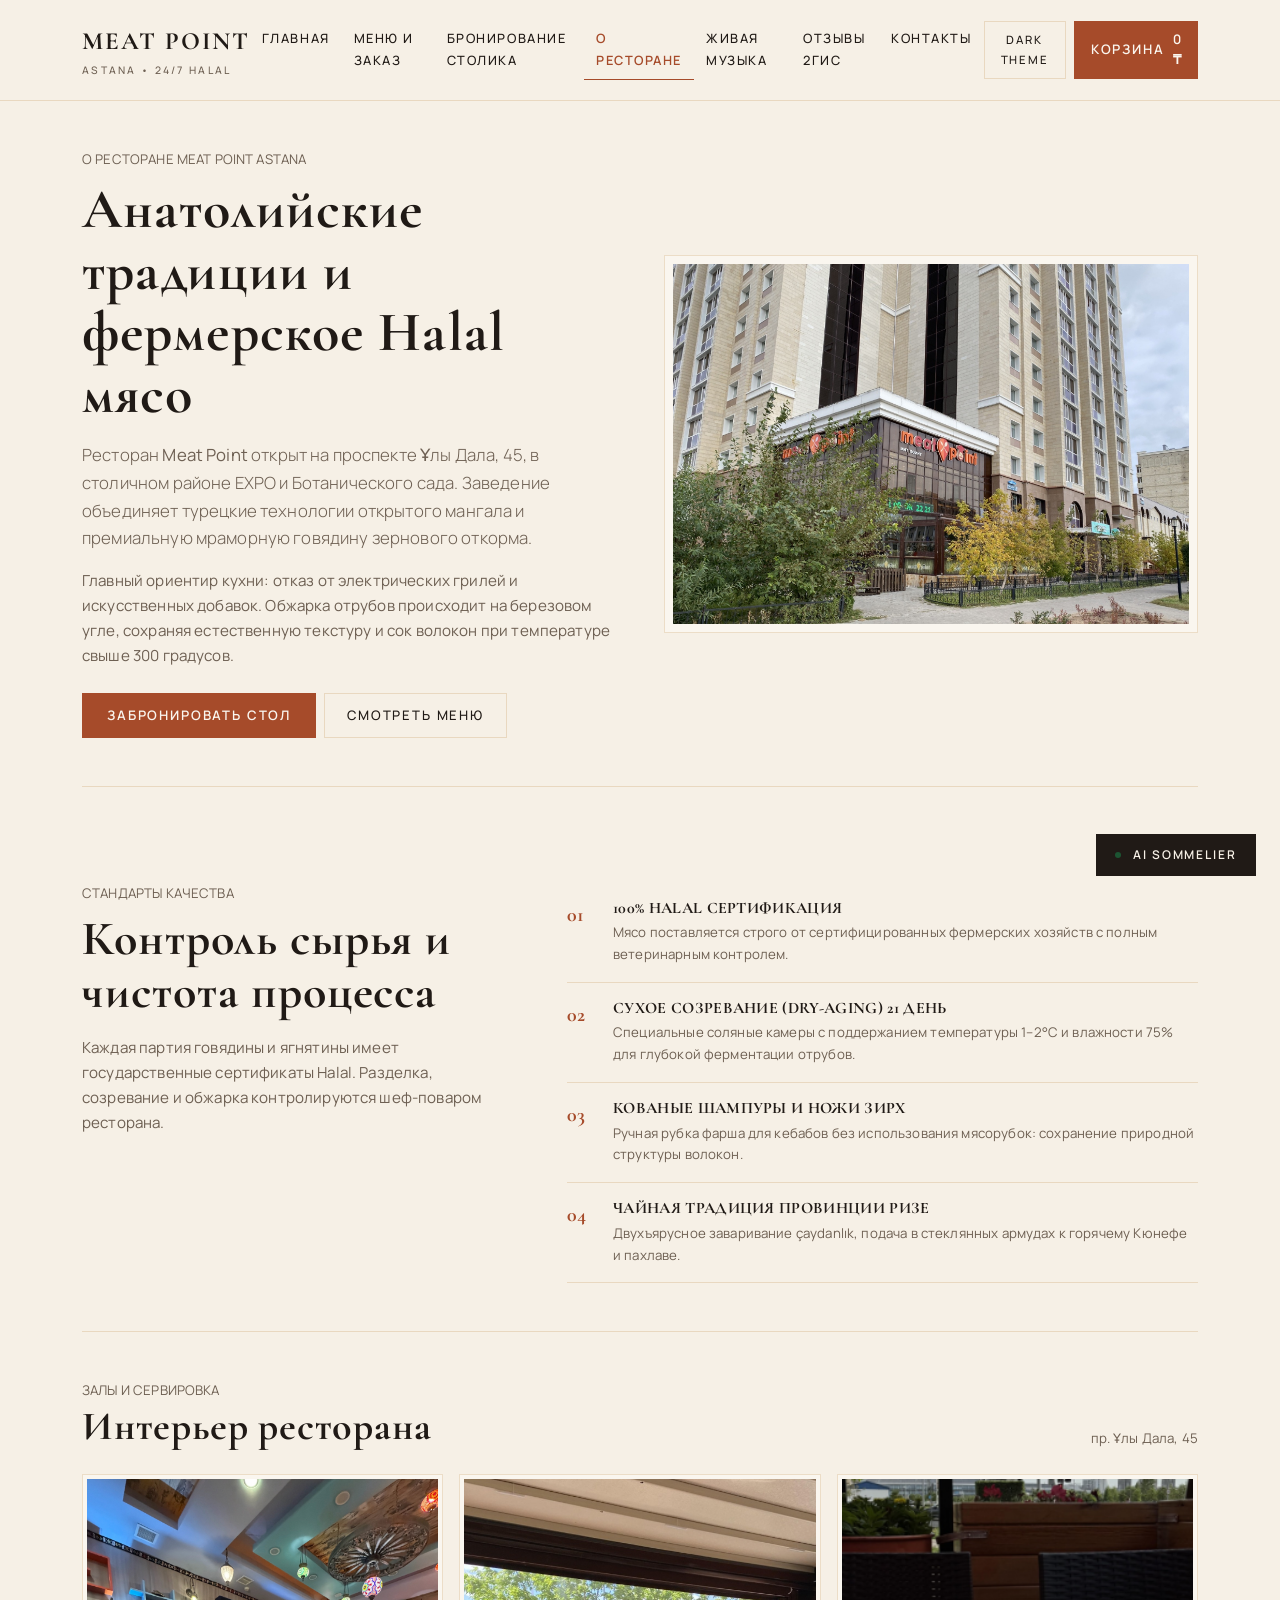
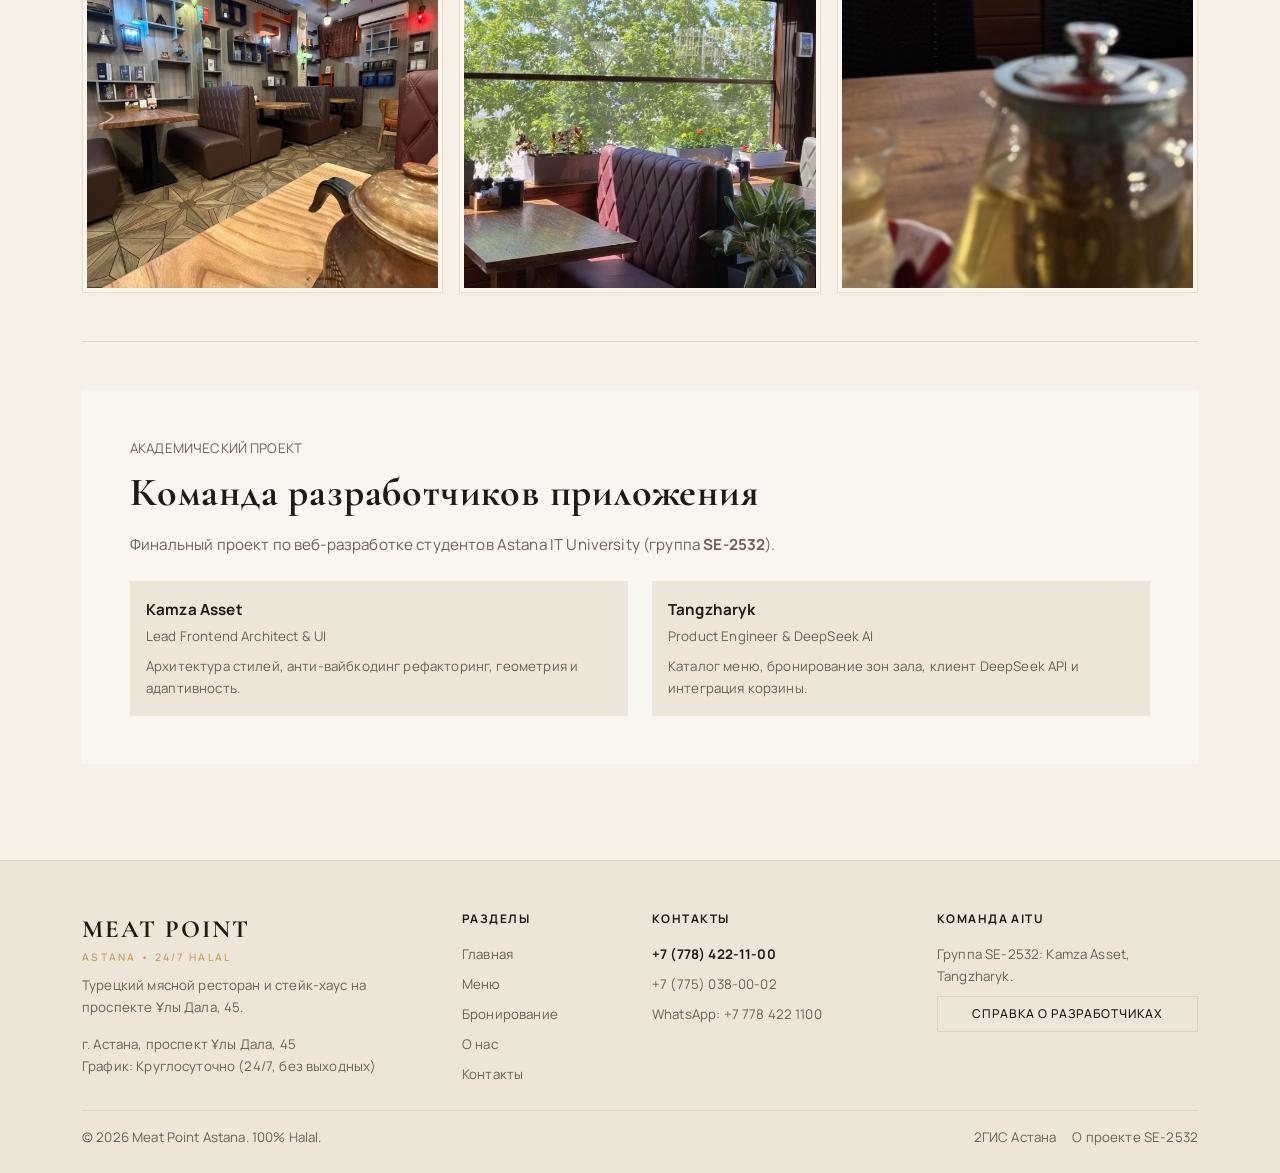
<file: about.html>
<!DOCTYPE html>
<html lang="ru">
<head>
  <meta charset="UTF-8">
  <meta name="viewport" content="width=device-width, initial-scale=1.0">
  <meta name="description" content="О ресторане Meat Point Astana. Философия анатолийского мангала, 100% Halal стандарты, сухое созревание говядины 21 день. пр. Ұлы Дала, 45.">
  <meta name="author" content="Kamza Asset, Tangzharyk (Astana IT University, SE-2532)">
  <title>О ресторане Meat Point Astana | Анатолийский мангал 24/7</title>

  <!-- Google Fonts: Cormorant Garamond & Manrope -->
  <link rel="preconnect" href="https://fonts.googleapis.com">
  <link rel="preconnect" href="https://fonts.gstatic.com" crossorigin>
  <link href="https://fonts.googleapis.com/css2?family=Cormorant+Garamond:ital,wght@0,500;0,600;0,700;1,500;1,600&family=Manrope:wght@300;400;500;600;700&display=swap" rel="stylesheet">
  <link href="https://cdn.jsdelivr.net/npm/bootstrap@5.3.3/dist/css/bootstrap.min.css" rel="stylesheet">

  <!-- Editorial Gastronomic Design System -->
  <link rel="stylesheet" href="css/luxury-theme.css">
</head>
<body class="theme-light">

<!-- Header & Navigation -->
<header class="sticky-top">
  <nav class="navbar navbar-expand-lg mp-navbar py-3">
    <div class="container d-flex align-items-center justify-content-between">
      <a class="navbar-brand mp-brand m-0" href="index.html">
        <span>Meat Point</span>
        <span class="mp-brand-sub">Astana &bull; 24/7 Halal</span>
      </a>

      <div class="d-flex align-items-center gap-2 d-lg-none">
        <button type="button" class="btn btn-sm btn-editorial-outline theme-toggle-btn" aria-label="Сменить тему">
          <span class="theme-toggle-label small">DARK THEME</span>
        </button>
        <button type="button" class="btn btn-sm btn-editorial-primary cart-nav-btn" aria-label="Корзина">
          <span>КОРЗИНА</span> (<span class="cart-badge-count">0</span>)
        </button>
        <button class="navbar-toggler border-0 p-1" type="button" data-bs-toggle="collapse" data-bs-target="#mainNav" aria-controls="mainNav" aria-expanded="false" aria-label="Меню">
          <span class="small fw-bold">MENU</span>
        </button>
      </div>

      <div class="collapse navbar-collapse" id="mainNav">
        <ul class="navbar-nav mx-auto mb-2 mb-lg-0">
          <li class="nav-item"><a href="index.html" class="nav-link mp-nav-link">Главная</a></li>
          <li class="nav-item"><a href="menu.html" class="nav-link mp-nav-link">Меню и заказ</a></li>
          <li class="nav-item"><a href="booking.html" class="nav-link mp-nav-link">Бронирование столика</a></li>
          <li class="nav-item"><a href="about.html" class="nav-link mp-nav-link active" aria-current="page">О ресторане</a></li>
          <li class="nav-item"><a href="events.html" class="nav-link mp-nav-link">Живая музыка</a></li>
          <li class="nav-item"><a href="feedback.html" class="nav-link mp-nav-link">Отзывы 2ГИС</a></li>
          <li class="nav-item"><a href="contacts.html" class="nav-link mp-nav-link">Контакты</a></li>
        </ul>

        <div class="d-none d-lg-flex align-items-center gap-2">
          <button type="button" class="btn btn-editorial-outline theme-toggle-btn px-3 py-2">
            <span class="theme-toggle-label small">DARK THEME</span>
          </button>
          <button type="button" class="btn btn-editorial-primary cart-trigger-btn px-3 py-2 d-flex align-items-center gap-2">
            <span>КОРЗИНА</span>
            <span class="cart-badge-count badge bg-dark text-light" style="display: none;">0</span>
            <span class="cart-badge-total tabular-nums d-none d-xl-inline">0 ₸</span>
          </button>
        </div>
      </div>
    </div>
  </nav>
</header>

<main class="container my-5 flex-grow-1">
  <!-- Story Hero -->
  <section class="mb-5 border-hairline-bottom pb-5">
    <div class="row align-items-center g-5">
      <div class="col-12 col-lg-6">
        <div class="small text-uppercase letter-spacing-1 text-muted mb-2">О ресторане Meat Point Astana</div>
        <h1 class="display-4 fw-bold mb-3">Анатолийские традиции и фермерское Halal мясо</h1>
        <p class="lead text-muted" style="font-size: 1.05rem;">
          Ресторан <strong>Meat Point</strong> открыт на проспекте Ұлы Дала, 45, в столичном районе EXPO и Ботанического сада. Заведение объединяет турецкие технологии открытого мангала и премиальную мраморную говядину зернового откорма.
        </p>
        <p class="text-muted">
          Главный ориентир кухни: отказ от электрических грилей и искусственных добавок. Обжарка отрубов происходит на березовом угле, сохраняя естественную текстуру и сок волокон при температуре свыше 300 градусов.
        </p>
        <div class="d-flex flex-wrap gap-2 mt-4">
          <a href="booking.html" class="btn btn-editorial-primary">Забронировать стол</a>
          <a href="menu.html" class="btn btn-editorial-outline">Смотреть меню</a>
        </div>
      </div>
      <div class="col-12 col-lg-6">
        <div class="border border-warm p-2 bg-card">
          <img src="images/meatpointout.png" alt="Фасад ресторана Meat Point Astana" class="img-fluid w-100 object-fit-cover" style="min-height: 360px;">
        </div>
      </div>
    </div>
  </section>

  <!-- Editorial Split: 4 Pillars of Cuisine -->
  <section class="py-5 border-hairline-bottom">
    <div class="row g-5">
      <div class="col-12 col-lg-5">
        <div class="small text-uppercase letter-spacing-1 text-muted mb-2">Стандарты качества</div>
        <h2 class="display-5 fw-bold mb-3">Контроль сырья и чистота процесса</h2>
        <p class="text-muted">
          Каждая партия говядины и ягнятины имеет государственные сертификаты Halal. Разделка, созревание и обжарка контролируются шеф-поваром ресторана.
        </p>
      </div>

      <div class="col-12 col-lg-7">
        <ul class="editorial-num-list">
          <li class="editorial-num-item">
            <span class="editorial-num">01</span>
            <div>
              <h4 class="h6 text-uppercase fw-bold mb-1">100% Halal сертификация</h4>
              <p class="small text-muted mb-0">Мясо поставляется строго от сертифицированных фермерских хозяйств с полным ветеринарным контролем.</p>
            </div>
          </li>
          <li class="editorial-num-item">
            <span class="editorial-num">02</span>
            <div>
              <h4 class="h6 text-uppercase fw-bold mb-1">Сухое созревание (Dry-Aging) 21 день</h4>
              <p class="small text-muted mb-0">Специальные соляные камеры с поддержанием температуры 1–2°C и влажности 75% для глубокой ферментации отрубов.</p>
            </div>
          </li>
          <li class="editorial-num-item">
            <span class="editorial-num">03</span>
            <div>
              <h4 class="h6 text-uppercase fw-bold mb-1">Кованые шампуры и ножи зирх</h4>
              <p class="small text-muted mb-0">Ручная рубка фарша для кебабов без использования мясорубок: сохранение природной структуры волокон.</p>
            </div>
          </li>
          <li class="editorial-num-item">
            <span class="editorial-num">04</span>
            <div>
              <h4 class="h6 text-uppercase fw-bold mb-1">Чайная традиция провинции Ризе</h4>
              <p class="small text-muted mb-0">Двухъярусное заваривание çaydanlık, подача в стеклянных армудах к горячему Кюнефе и пахлаве.</p>
            </div>
          </li>
        </ul>
      </div>
    </div>
  </section>

  <!-- Gallery Section -->
  <section class="py-5 border-hairline-bottom">
    <div class="d-flex justify-content-between align-items-end mb-4">
      <div>
        <div class="small text-uppercase letter-spacing-1 text-muted">Залы и сервировка</div>
        <h2 class="display-6 fw-bold mb-0">Интерьер ресторана</h2>
      </div>
      <span class="small text-muted">пр. Ұлы Дала, 45</span>
    </div>

    <div class="row g-3">
      <div class="col-12 col-md-4">
        <div class="border border-warm p-1 bg-card h-100">
          <img src="images/meatpointhall.png" alt="Главный зал ресторана" class="w-100 h-100 object-fit-cover" style="min-height: 240px;">
        </div>
      </div>
      <div class="col-12 col-md-4">
        <div class="border border-warm p-1 bg-card h-100">
          <img src="images/interior.png" alt="Семейная зона отдыха" class="w-100 h-100 object-fit-cover" style="min-height: 240px;">
        </div>
      </div>
      <div class="col-12 col-md-4">
        <div class="border border-warm p-1 bg-card h-100">
          <img src="images/tea.png" alt="Чайная церемония в армудах" class="w-100 h-100 object-fit-cover" style="min-height: 240px;">
        </div>
      </div>
    </div>
  </section>

  <!-- Academic Credits: AITU SE-2532 -->
  <section class="py-5">
    <div class="p-4 p-md-5 bg-card border-warm">
      <div class="small text-uppercase letter-spacing-1 text-muted mb-2">Академический проект</div>
      <h3 class="display-6 fw-bold mb-3">Команда разработчиков приложения</h3>
      <p class="text-muted max-w-700 mb-4">
        Финальный проект по веб-разработке студентов Astana IT University (группа <strong>SE-2532</strong>).
      </p>

      <div class="row g-4">
        <div class="col-12 col-md-6">
          <div class="p-3 bg-elevated border-warm h-100">
            <strong class="d-block">Kamza Asset</strong>
            <span class="small text-muted">Lead Frontend Architect & UI</span>
            <p class="small text-muted mt-2 mb-0">Архитектура стилей, анти-вайбкодинг рефакторинг, геометрия и адаптивность.</p>
          </div>
        </div>
        <div class="col-12 col-md-6">
          <div class="p-3 bg-elevated border-warm h-100">
            <strong class="d-block">Tangzharyk</strong>
            <span class="small text-muted">Product Engineer & DeepSeek AI</span>
            <p class="small text-muted mt-2 mb-0">Каталог меню, бронирование зон зала, клиент DeepSeek API и интеграция корзины.</p>
          </div>
        </div>
      </div>
    </div>
  </section>
</main>

<!-- Footer -->
<footer class="mp-footer pt-5 pb-4 text-muted">
  <div class="container">
    <div class="row g-4 mb-4">
      <div class="col-12 col-md-4">
        <div class="mp-brand mb-2">
          <span>Meat Point</span>
          <span class="mp-brand-sub">Astana &bull; 24/7 Halal</span>
        </div>
        <p class="small mb-3">
          Турецкий мясной ресторан и стейк-хаус на проспекте Ұлы Дала, 45.
        </p>
        <div class="small">
          <div>г. Астана, проспект Ұлы Дала, 45</div>
          <div>График: Круглосуточно (24/7, без выходных)</div>
        </div>
      </div>
      <div class="col-6 col-md-2">
        <div class="mp-footer-heading">Разделы</div>
        <ul class="list-unstyled small mb-0 d-flex flex-column gap-2">
          <li><a href="index.html">Главная</a></li>
          <li><a href="menu.html">Меню</a></li>
          <li><a href="booking.html">Бронирование</a></li>
          <li><a href="about.html">О нас</a></li>
          <li><a href="contacts.html">Контакты</a></li>
        </ul>
      </div>
      <div class="col-6 col-md-3">
        <div class="mp-footer-heading">Контакты</div>
        <ul class="list-unstyled small mb-0 d-flex flex-column gap-2">
          <li><a href="tel:+77784221100" class="fw-bold mp-tel-link">+7 (778) 422-11-00</a></li>
          <li><a href="tel:+77750380002">+7 (775) 038-00-02</a></li>
          <li><a href="https://wa.me/77784221100" target="_blank">WhatsApp: +7 778 422 1100</a></li>
        </ul>
      </div>
      <div class="col-12 col-md-3">
        <div class="mp-footer-heading">Команда AITU</div>
        <p class="small mb-2">Группа SE-2532: Kamza Asset, Tangzharyk.</p>
        <button type="button" class="btn btn-sm btn-editorial-outline open-team-modal-btn w-100">
          Справка о разработчиках
        </button>
      </div>
    </div>
    <div class="pt-3 border-hairline-top d-flex flex-wrap justify-content-between align-items-center small">
      <div>&copy; 2026 Meat Point Astana. 100% Halal.</div>
      <div class="d-flex gap-3">
        <a href="https://2gis.kz/astana/firm/70000001027751110" target="_blank">2ГИС Астана</a>
        <a href="#" class="open-team-modal-btn">О проекте SE-2532</a>
      </div>
    </div>
  </div>
</footer>

<!-- Scripts -->
<script src="https://cdn.jsdelivr.net/npm/bootstrap@5.3.3/dist/js/bootstrap.bundle.min.js"></script>
<script src="js/menu-data.js"></script>
<script src="js/cart.js"></script>
<script src="js/booking.js"></script>
<script src="js/ai-concierge.js"></script>
<script src="js/ui-effects.js"></script>
<script src="js/main.js"></script>
</body>
</html>
</file>
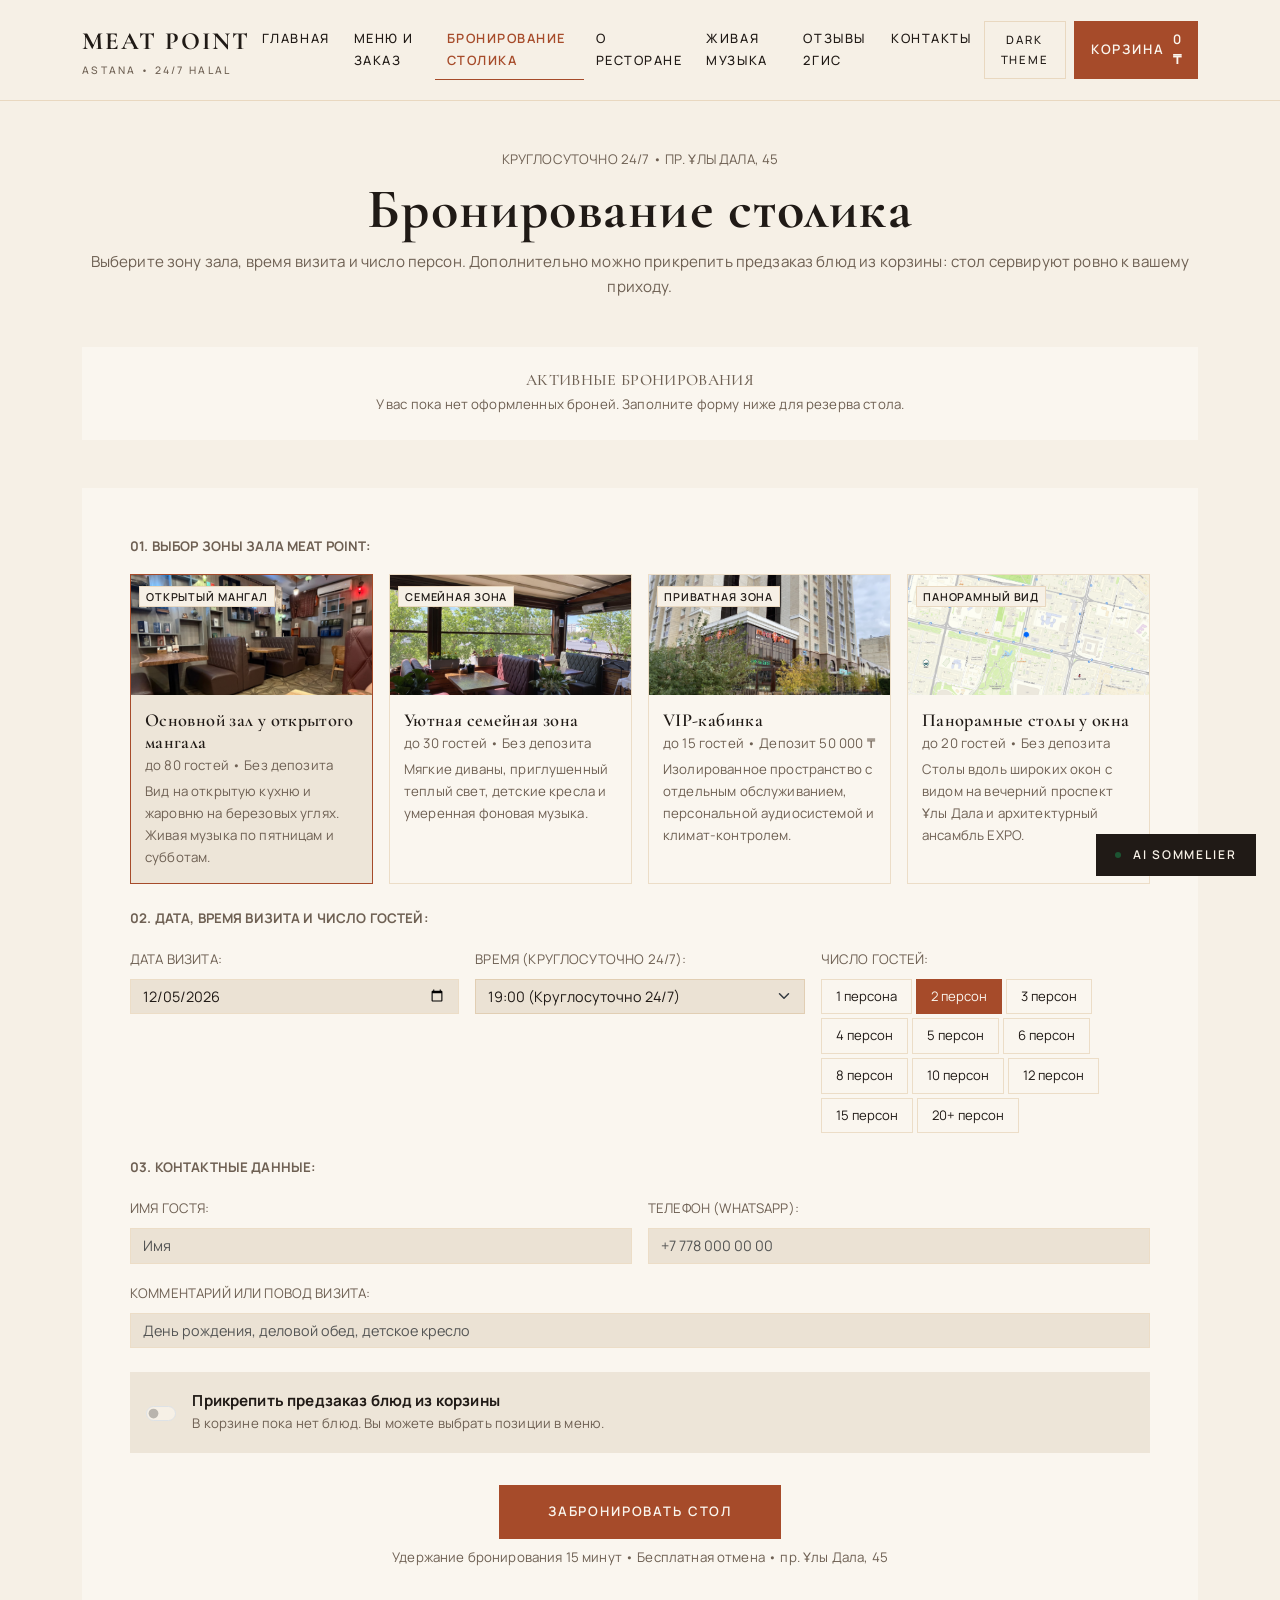
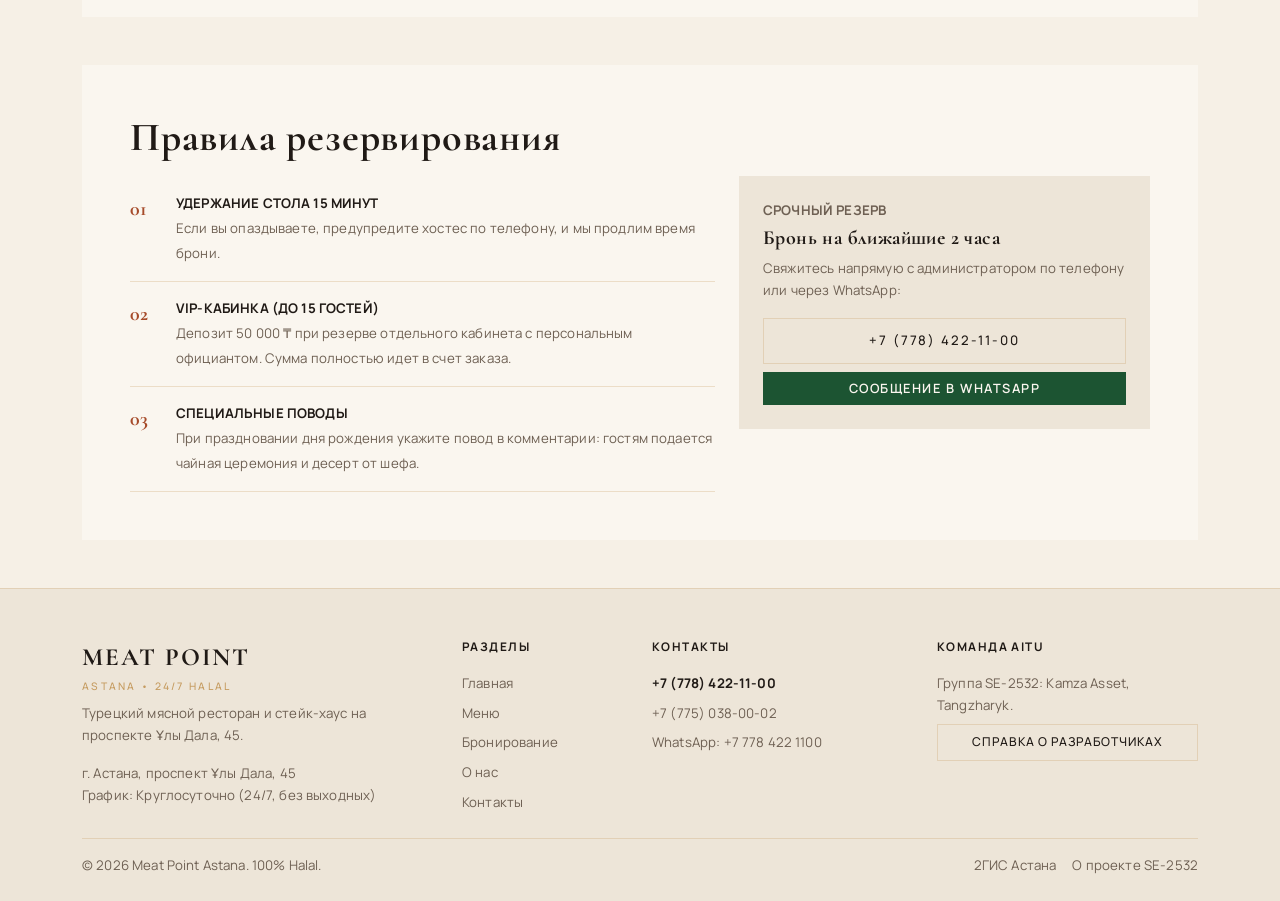
<file: booking.html>
<!DOCTYPE html>
<html lang="ru">
<head>
  <meta charset="UTF-8">
  <meta name="viewport" content="width=device-width, initial-scale=1.0">
  <meta name="description" content="Онлайн-бронирование столика в ресторане Meat Point Astana. Выбор зоны зала, времени визита 24/7, прикрепление предзаказа блюд.">
  <meta name="author" content="Tangzharyk, Kamza Asset (Astana IT University, SE-2532)">
  <title>Бронирование столика | Meat Point Astana 24/7</title>

  <!-- Google Fonts: Cormorant Garamond & Manrope -->
  <link rel="preconnect" href="https://fonts.googleapis.com">
  <link rel="preconnect" href="https://fonts.gstatic.com" crossorigin>
  <link href="https://fonts.googleapis.com/css2?family=Cormorant+Garamond:ital,wght@0,500;0,600;0,700;1,500;1,600&family=Manrope:wght@300;400;500;600;700&display=swap" rel="stylesheet">
  <link href="https://cdn.jsdelivr.net/npm/bootstrap@5.3.3/dist/css/bootstrap.min.css" rel="stylesheet">

  <!-- Editorial Gastronomic Design System -->
  <link rel="stylesheet" href="css/luxury-theme.css">
</head>
<body class="theme-light">

<!-- Header & Navigation -->
<header class="sticky-top">
  <nav class="navbar navbar-expand-lg mp-navbar py-3">
    <div class="container d-flex align-items-center justify-content-between">
      <a class="navbar-brand mp-brand m-0" href="index.html">
        <span>Meat Point</span>
        <span class="mp-brand-sub">Astana &bull; 24/7 Halal</span>
      </a>

      <div class="d-flex align-items-center gap-2 d-lg-none">
        <button type="button" class="btn btn-sm btn-editorial-outline theme-toggle-btn" aria-label="Сменить тему">
          <span class="theme-toggle-label small">DARK THEME</span>
        </button>
        <button type="button" class="btn btn-sm btn-editorial-primary cart-nav-btn" aria-label="Корзина">
          <span>КОРЗИНА</span> (<span class="cart-badge-count">0</span>)
        </button>
        <button class="navbar-toggler border-0 p-1" type="button" data-bs-toggle="collapse" data-bs-target="#mainNav" aria-controls="mainNav" aria-expanded="false" aria-label="Меню">
          <span class="small fw-bold">MENU</span>
        </button>
      </div>

      <div class="collapse navbar-collapse" id="mainNav">
        <ul class="navbar-nav mx-auto mb-2 mb-lg-0">
          <li class="nav-item"><a href="index.html" class="nav-link mp-nav-link">Главная</a></li>
          <li class="nav-item"><a href="menu.html" class="nav-link mp-nav-link">Меню и заказ</a></li>
          <li class="nav-item"><a href="booking.html" class="nav-link mp-nav-link active" aria-current="page">Бронирование столика</a></li>
          <li class="nav-item"><a href="about.html" class="nav-link mp-nav-link">О ресторане</a></li>
          <li class="nav-item"><a href="events.html" class="nav-link mp-nav-link">Живая музыка</a></li>
          <li class="nav-item"><a href="feedback.html" class="nav-link mp-nav-link">Отзывы 2ГИС</a></li>
          <li class="nav-item"><a href="contacts.html" class="nav-link mp-nav-link">Контакты</a></li>
        </ul>

        <div class="d-none d-lg-flex align-items-center gap-2">
          <button type="button" class="btn btn-editorial-outline theme-toggle-btn px-3 py-2">
            <span class="theme-toggle-label small">DARK THEME</span>
          </button>
          <button type="button" class="btn btn-editorial-primary cart-trigger-btn px-3 py-2 d-flex align-items-center gap-2">
            <span>КОРЗИНА</span>
            <span class="cart-badge-count badge bg-dark text-light" style="display: none;">0</span>
            <span class="cart-badge-total tabular-nums d-none d-xl-inline">0 ₸</span>
          </button>
        </div>
      </div>
    </div>
  </nav>
</header>

<main class="container my-5 flex-grow-1">
  <!-- Booking Header -->
  <section class="text-center mb-5">
    <div class="small text-uppercase letter-spacing-1 text-muted mb-2">Круглосуточно 24/7 &bull; пр. Ұлы Дала, 45</div>
    <h1 class="display-4 fw-bold mb-2">Бронирование столика</h1>
    <p class="text-muted max-w-700 mx-auto" style="font-size: 0.95rem;">
      Выберите зону зала, время визита и число персон. Дополнительно можно прикрепить предзаказ блюд из корзины: стол сервируют ровно к вашему приходу.
    </p>
  </section>

  <!-- Active Bookings Widget (Stored in localStorage) -->
  <section class="mb-5" id="my-bookings-container">
    <!-- Populated by booking.js -->
  </section>

  <!-- Interactive Booking Form Container -->
  <section class="mb-5" id="interactive-booking-app">
    <!-- Rendered by booking.js -->
  </section>

  <!-- Guidelines & Policies (Editorial Numbered Format) -->
  <section class="p-4 p-md-5 bg-card border-warm">
    <div class="row g-4 align-items-center">
      <div class="col-12 col-lg-7">
        <h3 class="display-6 fw-bold mb-3">Правила резервирования</h3>
        <ul class="editorial-num-list">
          <li class="editorial-num-item">
            <span class="editorial-num">01</span>
            <div>
              <strong class="d-block text-uppercase small">Удержание стола 15 минут</strong>
              <span class="small text-muted">Если вы опаздываете, предупредите хостес по телефону, и мы продлим время брони.</span>
            </div>
          </li>
          <li class="editorial-num-item">
            <span class="editorial-num">02</span>
            <div>
              <strong class="d-block text-uppercase small">VIP-кабинка (до 15 гостей)</strong>
              <span class="small text-muted">Депозит 50 000 ₸ при резерве отдельного кабинета с персональным официантом. Сумма полностью идет в счет заказа.</span>
            </div>
          </li>
          <li class="editorial-num-item">
            <span class="editorial-num">03</span>
            <div>
              <strong class="d-block text-uppercase small">Специальные поводы</strong>
              <span class="small text-muted">При праздновании дня рождения укажите повод в комментарии: гостям подается чайная церемония и десерт от шефа.</span>
            </div>
          </li>
        </ul>
      </div>

      <div class="col-12 col-lg-5">
        <div class="p-4 bg-elevated border-warm">
          <div class="small text-uppercase fw-bold text-muted mb-1">Срочный резерв</div>
          <h4 class="h5 fw-bold mb-2">Бронь на ближайшие 2 часа</h4>
          <p class="small text-muted mb-3">Свяжитесь напрямую с администратором по телефону или через WhatsApp:</p>
          <a href="tel:+77784221100" class="btn btn-editorial-outline w-100 mb-2">+7 (778) 422-11-00</a>
          <a href="https://wa.me/77784221100?text=Здравствуйте!%20Хочу%20забронировать%20столик%20в%20Meat%20Point" target="_blank" class="btn btn-whatsapp w-100">
            Сообщение в WhatsApp
          </a>
        </div>
      </div>
    </div>
  </section>
</main>

<!-- Footer -->
<footer class="mp-footer pt-5 pb-4 text-muted">
  <div class="container">
    <div class="row g-4 mb-4">
      <div class="col-12 col-md-4">
        <div class="mp-brand mb-2">
          <span>Meat Point</span>
          <span class="mp-brand-sub">Astana &bull; 24/7 Halal</span>
        </div>
        <p class="small mb-3">
          Турецкий мясной ресторан и стейк-хаус на проспекте Ұлы Дала, 45.
        </p>
        <div class="small">
          <div>г. Астана, проспект Ұлы Дала, 45</div>
          <div>График: Круглосуточно (24/7, без выходных)</div>
        </div>
      </div>
      <div class="col-6 col-md-2">
        <div class="mp-footer-heading">Разделы</div>
        <ul class="list-unstyled small mb-0 d-flex flex-column gap-2">
          <li><a href="index.html">Главная</a></li>
          <li><a href="menu.html">Меню</a></li>
          <li><a href="booking.html">Бронирование</a></li>
          <li><a href="about.html">О нас</a></li>
          <li><a href="contacts.html">Контакты</a></li>
        </ul>
      </div>
      <div class="col-6 col-md-3">
        <div class="mp-footer-heading">Контакты</div>
        <ul class="list-unstyled small mb-0 d-flex flex-column gap-2">
          <li><a href="tel:+77784221100" class="fw-bold mp-tel-link">+7 (778) 422-11-00</a></li>
          <li><a href="tel:+77750380002">+7 (775) 038-00-02</a></li>
          <li><a href="https://wa.me/77784221100" target="_blank">WhatsApp: +7 778 422 1100</a></li>
        </ul>
      </div>
      <div class="col-12 col-md-3">
        <div class="mp-footer-heading">Команда AITU</div>
        <p class="small mb-2">Группа SE-2532: Kamza Asset, Tangzharyk.</p>
        <button type="button" class="btn btn-sm btn-editorial-outline open-team-modal-btn w-100">
          Справка о разработчиках
        </button>
      </div>
    </div>
    <div class="pt-3 border-hairline-top d-flex flex-wrap justify-content-between align-items-center small">
      <div>&copy; 2026 Meat Point Astana. 100% Halal.</div>
      <div class="d-flex gap-3">
        <a href="https://2gis.kz/astana/firm/70000001027751110" target="_blank">2ГИС Астана</a>
        <a href="#" class="open-team-modal-btn">О проекте SE-2532</a>
      </div>
    </div>
  </div>
</footer>

<!-- Scripts -->
<script src="https://cdn.jsdelivr.net/npm/bootstrap@5.3.3/dist/js/bootstrap.bundle.min.js"></script>
<script src="js/menu-data.js"></script>
<script src="js/cart.js"></script>
<script src="js/booking.js"></script>
<script src="js/ai-concierge.js"></script>
<script src="js/ui-effects.js"></script>
<script src="js/main.js"></script>
</body>
</html>
</file>
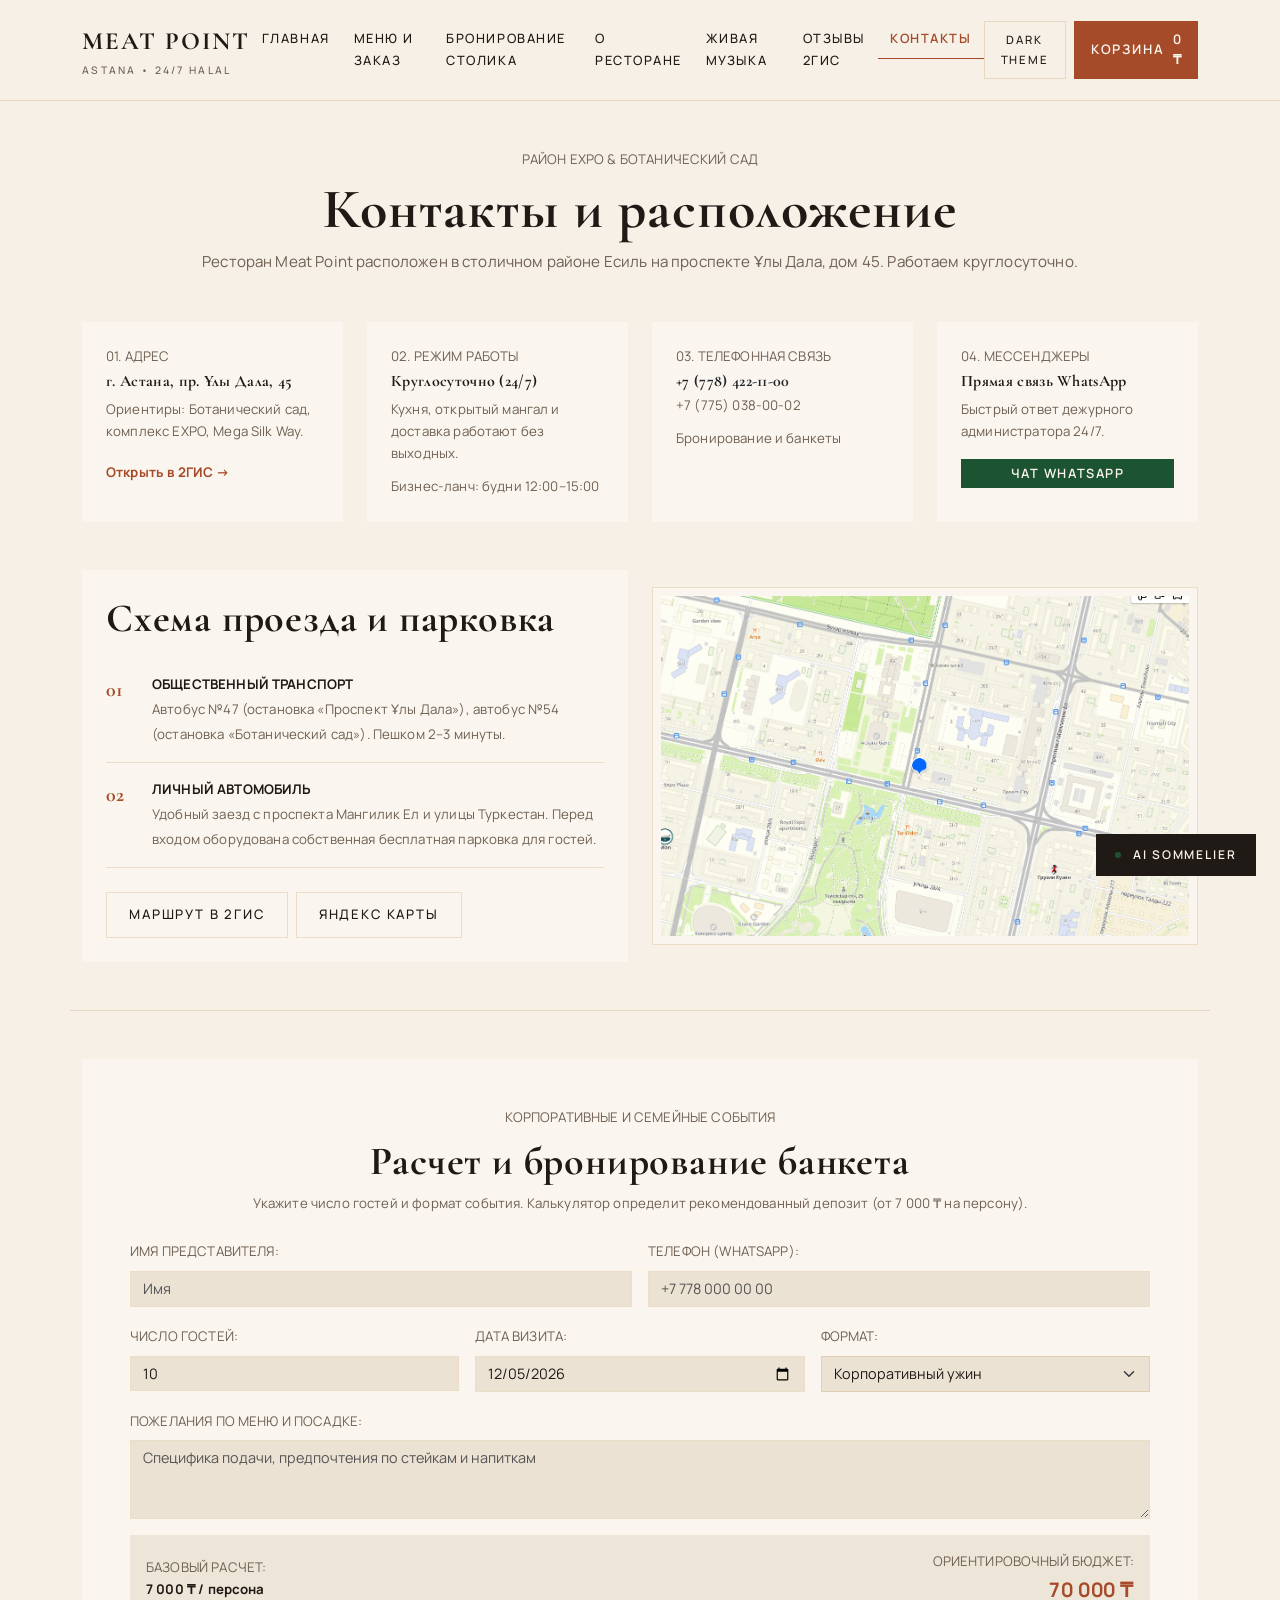
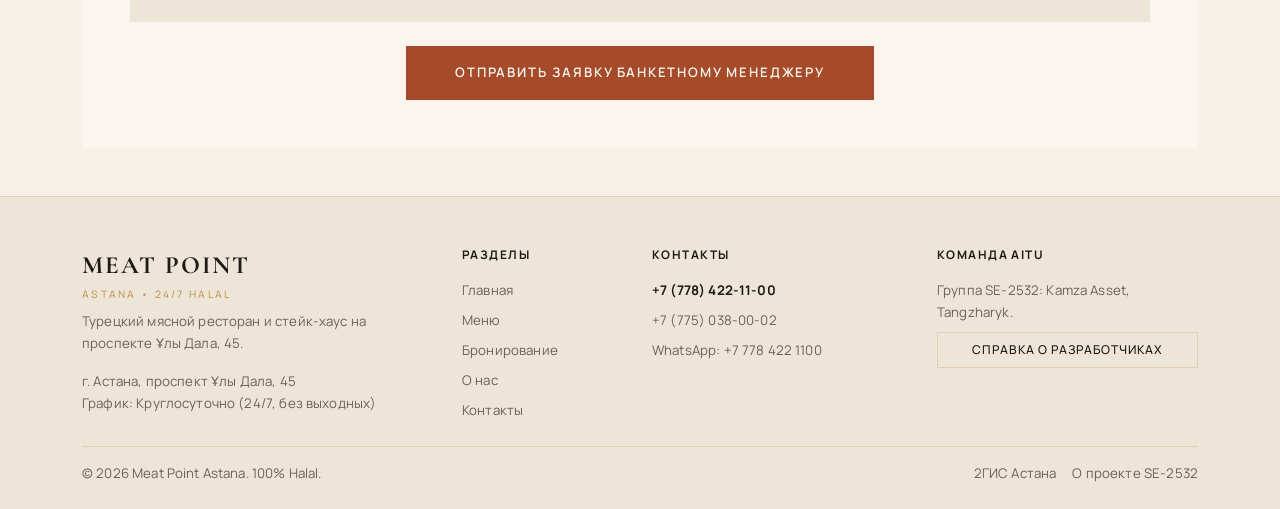
<file: contacts.html>
<!DOCTYPE html>
<html lang="ru">
<head>
  <meta charset="UTF-8">
  <meta name="viewport" content="width=device-width, initial-scale=1.0">
  <meta name="description" content="Контакты и схема проезда Meat Point Astana. г. Астана, проспект Ұлы Дала, 45. Круглосуточно 24/7. Телефоны, парковка, расчет банкетов.">
  <meta name="author" content="Kamza Asset, Tangzharyk (Astana IT University, SE-2532)">
  <title>Контакты и схема проезда | Meat Point Astana 24/7</title>

  <!-- Google Fonts: Cormorant Garamond & Manrope -->
  <link rel="preconnect" href="https://fonts.googleapis.com">
  <link rel="preconnect" href="https://fonts.gstatic.com" crossorigin>
  <link href="https://fonts.googleapis.com/css2?family=Cormorant+Garamond:ital,wght@0,500;0,600;0,700;1,500;1,600&family=Manrope:wght@300;400;500;600;700&display=swap" rel="stylesheet">
  <link href="https://cdn.jsdelivr.net/npm/bootstrap@5.3.3/dist/css/bootstrap.min.css" rel="stylesheet">

  <!-- Editorial Gastronomic Design System -->
  <link rel="stylesheet" href="css/luxury-theme.css">
</head>
<body class="theme-light">

<!-- Header & Navigation -->
<header class="sticky-top">
  <nav class="navbar navbar-expand-lg mp-navbar py-3">
    <div class="container d-flex align-items-center justify-content-between">
      <a class="navbar-brand mp-brand m-0" href="index.html">
        <span>Meat Point</span>
        <span class="mp-brand-sub">Astana &bull; 24/7 Halal</span>
      </a>

      <div class="d-flex align-items-center gap-2 d-lg-none">
        <button type="button" class="btn btn-sm btn-editorial-outline theme-toggle-btn" aria-label="Сменить тему">
          <span class="theme-toggle-label small">DARK THEME</span>
        </button>
        <button type="button" class="btn btn-sm btn-editorial-primary cart-nav-btn" aria-label="Корзина">
          <span>КОРЗИНА</span> (<span class="cart-badge-count">0</span>)
        </button>
        <button class="navbar-toggler border-0 p-1" type="button" data-bs-toggle="collapse" data-bs-target="#mainNav" aria-controls="mainNav" aria-expanded="false" aria-label="Меню">
          <span class="small fw-bold">MENU</span>
        </button>
      </div>

      <div class="collapse navbar-collapse" id="mainNav">
        <ul class="navbar-nav mx-auto mb-2 mb-lg-0">
          <li class="nav-item"><a href="index.html" class="nav-link mp-nav-link">Главная</a></li>
          <li class="nav-item"><a href="menu.html" class="nav-link mp-nav-link">Меню и заказ</a></li>
          <li class="nav-item"><a href="booking.html" class="nav-link mp-nav-link">Бронирование столика</a></li>
          <li class="nav-item"><a href="about.html" class="nav-link mp-nav-link">О ресторане</a></li>
          <li class="nav-item"><a href="events.html" class="nav-link mp-nav-link">Живая музыка</a></li>
          <li class="nav-item"><a href="feedback.html" class="nav-link mp-nav-link">Отзывы 2ГИС</a></li>
          <li class="nav-item"><a href="contacts.html" class="nav-link mp-nav-link active" aria-current="page">Контакты</a></li>
        </ul>

        <div class="d-none d-lg-flex align-items-center gap-2">
          <button type="button" class="btn btn-editorial-outline theme-toggle-btn px-3 py-2">
            <span class="theme-toggle-label small">DARK THEME</span>
          </button>
          <button type="button" class="btn btn-editorial-primary cart-trigger-btn px-3 py-2 d-flex align-items-center gap-2">
            <span>КОРЗИНА</span>
            <span class="cart-badge-count badge bg-dark text-light" style="display: none;">0</span>
            <span class="cart-badge-total tabular-nums d-none d-xl-inline">0 ₸</span>
          </button>
        </div>
      </div>
    </div>
  </nav>
</header>

<main class="container my-5 flex-grow-1">
  <!-- Contacts Header -->
  <section class="text-center mb-5">
    <div class="small text-uppercase letter-spacing-1 text-muted mb-2">Район EXPO & Ботанический сад</div>
    <h1 class="display-4 fw-bold mb-2">Контакты и расположение</h1>
    <p class="text-muted max-w-700 mx-auto" style="font-size: 0.95rem;">
      Ресторан Meat Point расположен в столичном районе Есиль на проспекте Ұлы Дала, дом 45. Работаем круглосуточно.
    </p>
  </section>

  <!-- 4 Data Strips (Editorial Split) -->
  <div class="row g-4 mb-5">
    <div class="col-12 col-md-6 col-lg-3">
      <div class="p-4 bg-card border-warm h-100">
        <div class="small text-uppercase letter-spacing-1 text-muted mb-1">01. Адрес</div>
        <h4 class="h6 fw-bold mb-2">г. Астана, пр. Ұлы Дала, 45</h4>
        <p class="small text-muted mb-3">Ориентиры: Ботанический сад, комплекс EXPO, Mega Silk Way.</p>
        <a href="https://2gis.kz/astana/firm/70000001027751110" target="_blank" class="small text-terracotta fw-bold">
          Открыть в 2ГИС &rarr;
        </a>
      </div>
    </div>

    <div class="col-12 col-md-6 col-lg-3">
      <div class="p-4 bg-card border-warm h-100">
        <div class="small text-uppercase letter-spacing-1 text-muted mb-1">02. Режим работы</div>
        <h4 class="h6 fw-bold mb-2">Круглосуточно (24/7)</h4>
        <p class="small text-muted mb-2">Кухня, открытый мангал и доставка работают без выходных.</p>
        <span class="small text-muted">Бизнес-ланч: будни 12:00–15:00</span>
      </div>
    </div>

    <div class="col-12 col-md-6 col-lg-3">
      <div class="p-4 bg-card border-warm h-100">
        <div class="small text-uppercase letter-spacing-1 text-muted mb-1">03. Телефонная связь</div>
        <h4 class="h6 fw-bold mb-1">
          <a href="tel:+77784221100" class="text-dark fw-bold">+7 (778) 422-11-00</a>
        </h4>
        <div class="small text-muted mb-2">
          <a href="tel:+77750380002" class="text-muted">+7 (775) 038-00-02</a>
        </div>
        <span class="small text-muted">Бронирование и банкеты</span>
      </div>
    </div>

    <div class="col-12 col-md-6 col-lg-3">
      <div class="p-4 bg-card border-warm h-100">
        <div class="small text-uppercase letter-spacing-1 text-muted mb-1">04. Мессенджеры</div>
        <h4 class="h6 fw-bold mb-2">Прямая связь WhatsApp</h4>
        <p class="small text-muted mb-3">Быстрый ответ дежурного администратора 24/7.</p>
        <a href="https://wa.me/77784221100" target="_blank" class="btn btn-sm btn-whatsapp w-100">
          Чат WhatsApp
        </a>
      </div>
    </div>
  </div>

  <!-- Map and Routes Section -->
  <section class="row g-4 mb-5 align-items-center border-hairline-bottom pb-5">
    <div class="col-12 col-lg-6">
      <div class="p-4 bg-card border-warm">
        <h3 class="display-6 fw-bold mb-3">Схема проезда и парковка</h3>
        <ul class="editorial-num-list mb-4">
          <li class="editorial-num-item">
            <span class="editorial-num">01</span>
            <div>
              <strong class="d-block text-uppercase small">Общественный транспорт</strong>
              <span class="small text-muted">Автобус №47 (остановка «Проспект Ұлы Дала»), автобус №54 (остановка «Ботанический сад»). Пешком 2–3 минуты.</span>
            </div>
          </li>
          <li class="editorial-num-item">
            <span class="editorial-num">02</span>
            <div>
              <strong class="d-block text-uppercase small">Личный автомобиль</strong>
              <span class="small text-muted">Удобный заезд с проспекта Мангилик Ел и улицы Туркестан. Перед входом оборудована собственная бесплатная парковка для гостей.</span>
            </div>
          </li>
        </ul>

        <div class="d-flex flex-wrap gap-2">
          <a href="https://2gis.kz/astana/firm/70000001027751110" target="_blank" class="btn btn-editorial-outline">
            Маршрут в 2ГИС
          </a>
          <a href="https://yandex.kz/maps/?text=Meat+Point+Астана+Улы+Дала+45" target="_blank" class="btn btn-editorial-outline">
            Яндекс Карты
          </a>
        </div>
      </div>
    </div>

    <div class="col-12 col-lg-6">
      <div class="border border-warm p-2 bg-card">
        <img src="images/meatloc.png" alt="Схема расположения ресторана на карте Астаны" class="img-fluid w-100 object-fit-cover" style="min-height: 340px;">
      </div>
    </div>
  </section>

  <!-- Banquet Calculator Form (NO 3 SaaS Pricing Tiers, Pure Interactive Calculator) -->
  <section class="p-4 p-md-5 bg-card border-warm" id="banquet-inquiry-section">
    <div class="max-w-700 mx-auto text-center mb-4">
      <div class="small text-uppercase letter-spacing-1 text-muted mb-2">Корпоративные и семейные события</div>
      <h3 class="display-6 fw-bold mb-2">Расчет и бронирование банкета</h3>
      <p class="small text-muted mb-0">
        Укажите число гостей и формат события. Калькулятор определит рекомендованный депозит (от 7 000 ₸ на персону).
      </p>
    </div>

    <form id="banquet-inquiry-form" class="max-w-700 mx-auto" novalidate>
      <div class="row g-3 mb-3">
        <div class="col-12 col-md-6">
          <label class="form-label text-muted small text-uppercase">Имя представителя:</label>
          <input type="text" id="banquet-name" class="form-control mp-input" placeholder="Имя" required>
        </div>
        <div class="col-12 col-md-6">
          <label class="form-label text-muted small text-uppercase">Телефон (WhatsApp):</label>
          <input type="tel" id="banquet-phone" class="form-control mp-input" placeholder="+7 778 000 00 00" required>
        </div>
        <div class="col-12 col-md-4">
          <label class="form-label text-muted small text-uppercase">Число гостей:</label>
          <input type="number" id="banquet-guests" class="form-control mp-input" value="10" min="4" max="80" required>
        </div>
        <div class="col-12 col-md-4">
          <label class="form-label text-muted small text-uppercase">Дата визита:</label>
          <input type="date" id="banquet-date" class="form-control mp-input" required>
        </div>
        <div class="col-12 col-md-4">
          <label class="form-label text-muted small text-uppercase">Формат:</label>
          <select id="banquet-type" class="form-select mp-input">
            <option value="corporate">Корпоративный ужин</option>
            <option value="birthday">День рождения</option>
            <option value="family">Семейное торжество</option>
            <option value="business">Деловая встреча</option>
          </select>
        </div>
        <div class="col-12">
          <label class="form-label text-muted small text-uppercase">Пожелания по меню и посадке:</label>
          <textarea id="banquet-notes" class="form-control mp-input" rows="3" placeholder="Специфика подачи, предпочтения по стейкам и напиткам"></textarea>
        </div>
      </div>

      <div class="p-3 bg-elevated border-warm mb-4 d-flex justify-content-between align-items-center">
        <div class="small">
          <span class="text-muted text-uppercase">Базовый расчет:</span>
          <div class="fw-bold">7 000 ₸ / персона</div>
        </div>
        <div class="text-end small">
          <span class="text-muted text-uppercase">Ориентировочный бюджет:</span>
          <div class="fw-bold fs-5 tabular-nums text-terracotta" id="banquet-calc-total">70 000 ₸</div>
        </div>
      </div>

      <div class="text-center">
        <button type="submit" class="btn btn-editorial-primary px-5 py-3">
          Отправить заявку банкетному менеджеру
        </button>
      </div>
    </form>
  </section>
</main>

<!-- Footer -->
<footer class="mp-footer pt-5 pb-4 text-muted">
  <div class="container">
    <div class="row g-4 mb-4">
      <div class="col-12 col-md-4">
        <div class="mp-brand mb-2">
          <span>Meat Point</span>
          <span class="mp-brand-sub">Astana &bull; 24/7 Halal</span>
        </div>
        <p class="small mb-3">
          Турецкий мясной ресторан и стейк-хаус на проспекте Ұлы Дала, 45.
        </p>
        <div class="small">
          <div>г. Астана, проспект Ұлы Дала, 45</div>
          <div>График: Круглосуточно (24/7, без выходных)</div>
        </div>
      </div>
      <div class="col-6 col-md-2">
        <div class="mp-footer-heading">Разделы</div>
        <ul class="list-unstyled small mb-0 d-flex flex-column gap-2">
          <li><a href="index.html">Главная</a></li>
          <li><a href="menu.html">Меню</a></li>
          <li><a href="booking.html">Бронирование</a></li>
          <li><a href="about.html">О нас</a></li>
          <li><a href="contacts.html">Контакты</a></li>
        </ul>
      </div>
      <div class="col-6 col-md-3">
        <div class="mp-footer-heading">Контакты</div>
        <ul class="list-unstyled small mb-0 d-flex flex-column gap-2">
          <li><a href="tel:+77784221100" class="fw-bold mp-tel-link">+7 (778) 422-11-00</a></li>
          <li><a href="tel:+77750380002">+7 (775) 038-00-02</a></li>
          <li><a href="https://wa.me/77784221100" target="_blank">WhatsApp: +7 778 422 1100</a></li>
        </ul>
      </div>
      <div class="col-12 col-md-3">
        <div class="mp-footer-heading">Команда AITU</div>
        <p class="small mb-2">Группа SE-2532: Kamza Asset, Tangzharyk.</p>
        <button type="button" class="btn btn-sm btn-editorial-outline open-team-modal-btn w-100">
          Справка о разработчиках
        </button>
      </div>
    </div>
    <div class="pt-3 border-hairline-top d-flex flex-wrap justify-content-between align-items-center small">
      <div>&copy; 2026 Meat Point Astana. 100% Halal.</div>
      <div class="d-flex gap-3">
        <a href="https://2gis.kz/astana/firm/70000001027751110" target="_blank">2ГИС Астана</a>
        <a href="#" class="open-team-modal-btn">О проекте SE-2532</a>
      </div>
    </div>
  </div>
</footer>

<!-- Scripts -->
<script src="https://cdn.jsdelivr.net/npm/bootstrap@5.3.3/dist/js/bootstrap.bundle.min.js"></script>
<script src="js/menu-data.js"></script>
<script src="js/cart.js"></script>
<script src="js/booking.js"></script>
<script src="js/ai-concierge.js"></script>
<script src="js/ui-effects.js"></script>
<script src="js/main.js"></script>
<script>
  document.addEventListener('DOMContentLoaded', function () {
    const guestsInput = document.getElementById('banquet-guests');
    const calcDisplay = document.getElementById('banquet-calc-total');
    const form = document.getElementById('banquet-inquiry-form');
    const dateInput = document.getElementById('banquet-date');

    if (dateInput) {
      dateInput.min = new Date().toISOString().slice(0, 10);
      dateInput.value = new Date().toISOString().slice(0, 10);
    }

    function updateBanquetCalc() {
      const guests = Math.max(1, parseInt(guestsInput.value, 10) || 10);
      const estTotal = guests * 7000;
      if (calcDisplay) {
        calcDisplay.textContent = new Intl.NumberFormat('ru-RU').format(estTotal) + ' ₸';
      }
    }

    if (guestsInput) guestsInput.addEventListener('input', updateBanquetCalc);

    if (form) {
      form.addEventListener('submit', function (e) {
        e.preventDefault();
        const name = document.getElementById('banquet-name').value.trim();
        const phone = document.getElementById('banquet-phone').value.trim();
        const guests = guestsInput.value;
        const date = dateInput.value;
        const type = document.getElementById('banquet-type').value;
        const notes = document.getElementById('banquet-notes').value.trim();

        if (!name || !phone) {
          if (window.MeatPointCart) window.MeatPointCart.showToast('Заполните имя и телефон', 'warning');
          return;
        }

        const inquiry = {
          id: 'INQ-' + Date.now(),
          name: name,
          phone: phone,
          guests: guests,
          date: date,
          type: type,
          notes: notes,
          createdAt: new Date().toISOString()
        };

        try {
          const list = JSON.parse(localStorage.getItem('meatpoint_banquet_inquiries') || '[]');
          list.push(inquiry);
          localStorage.setItem('meatpoint_banquet_inquiries', JSON.stringify(list));
        } catch (err) {
          console.warn(err);
        }

        if (window.MeatPointCart) {
          window.MeatPointCart.showToast('Заявка на расчет принята');
        }

        const text = encodeURIComponent(`Заявка на расчет стола Meat Point:\nГостей: ${guests}\nДата: ${date}\nИмя: ${name}\nТелефон: ${phone}\nФормат: ${type}\nПожелания: ${notes}`);
        window.open(`https://wa.me/77784221100?text=${text}`, '_blank');

        form.reset();
        updateBanquetCalc();
      });
    }
  });
</script>
</body>
</html>
</file>
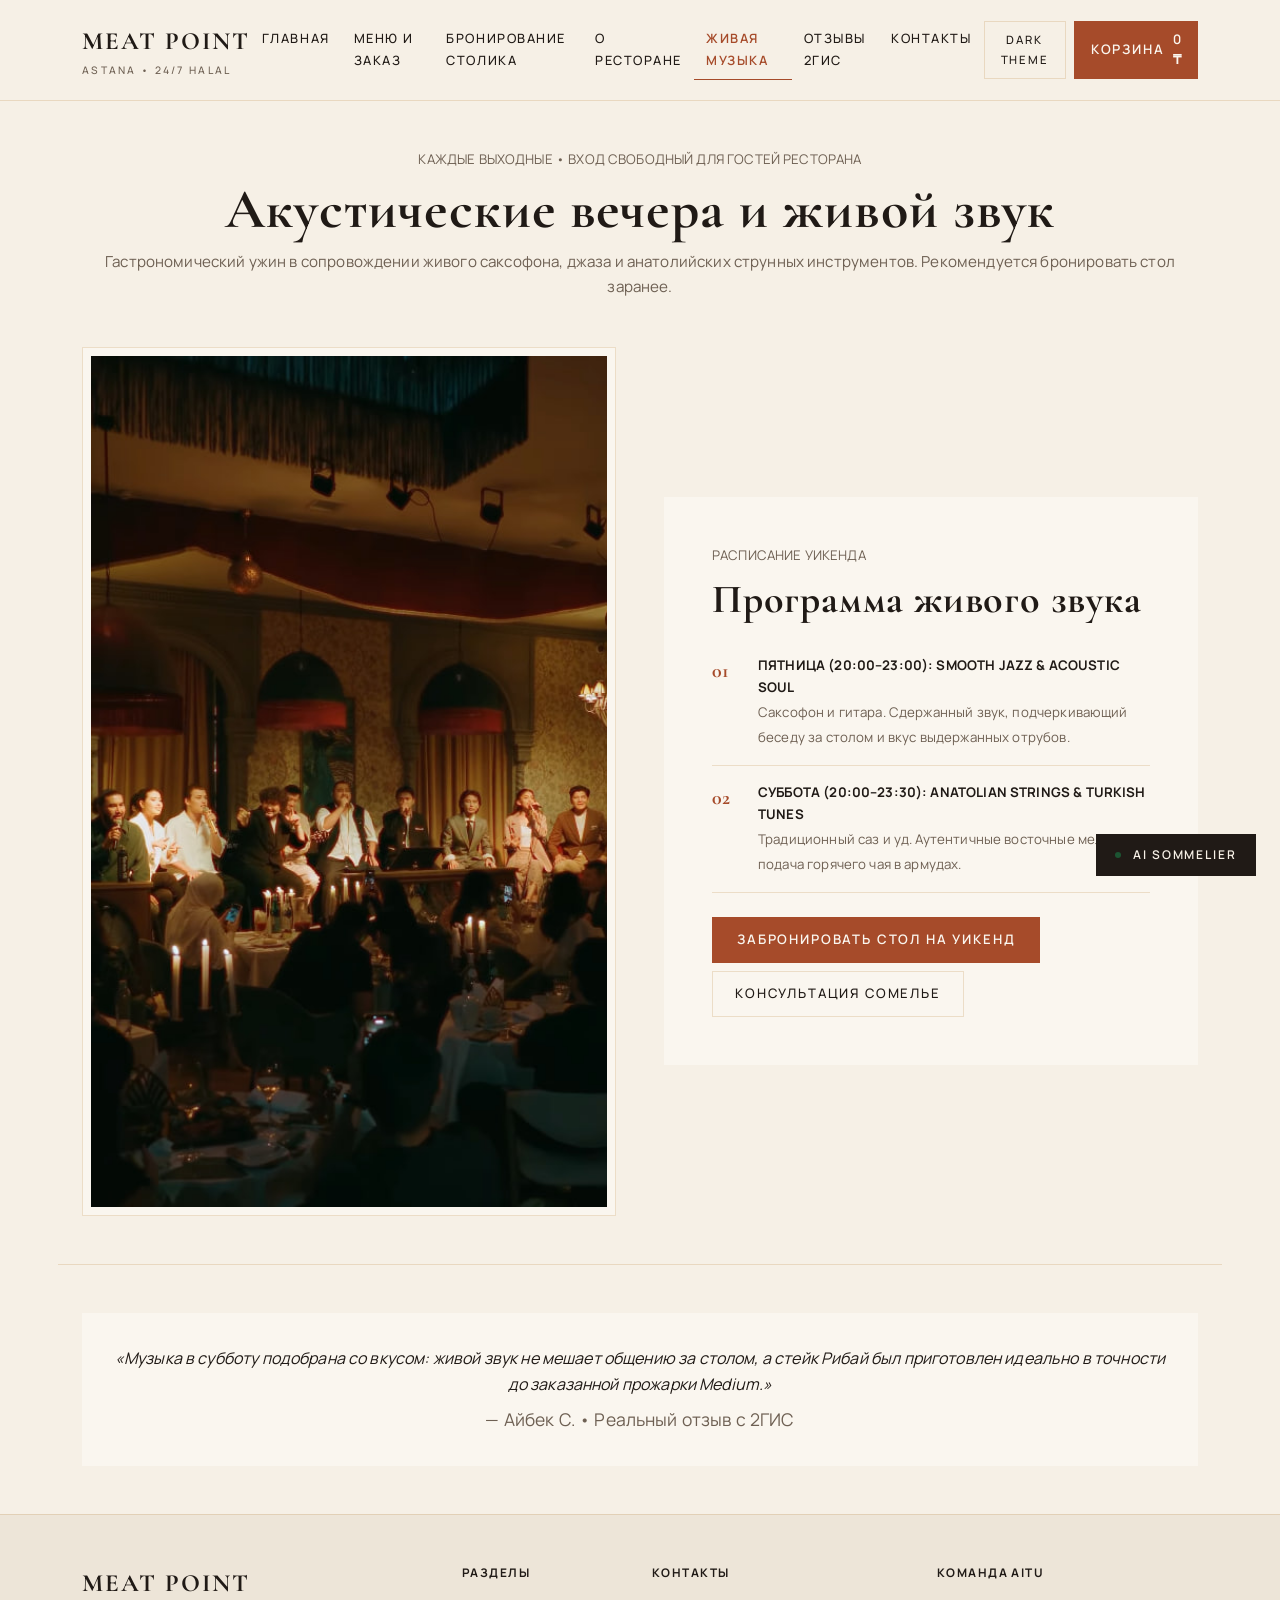
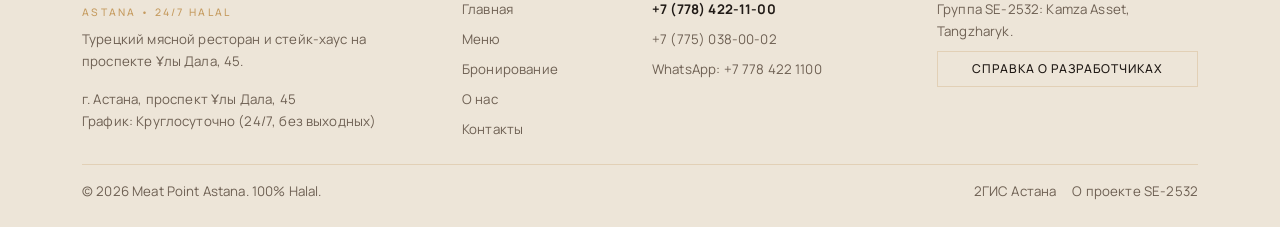
<file: events.html>
<!DOCTYPE html>
<html lang="ru">
<head>
  <meta charset="UTF-8">
  <meta name="viewport" content="width=device-width, initial-scale=1.0">
  <meta name="description" content="Живая музыка в Meat Point Astana. Пятничный джаз и субботние анатолийские струнные мотивы. пр. Ұлы Дала, 45.">
  <meta name="author" content="Kamza Asset, Tangzharyk (Astana IT University, SE-2532)">
  <title>Живая музыка | Meat Point Astana</title>

  <!-- Google Fonts: Cormorant Garamond & Manrope -->
  <link rel="preconnect" href="https://fonts.googleapis.com">
  <link rel="preconnect" href="https://fonts.gstatic.com" crossorigin>
  <link href="https://fonts.googleapis.com/css2?family=Cormorant+Garamond:ital,wght@0,500;0,600;0,700;1,500;1,600&family=Manrope:wght@300;400;500;600;700&display=swap" rel="stylesheet">
  <link href="https://cdn.jsdelivr.net/npm/bootstrap@5.3.3/dist/css/bootstrap.min.css" rel="stylesheet">

  <!-- Editorial Gastronomic Design System -->
  <link rel="stylesheet" href="css/luxury-theme.css">
</head>
<body class="theme-light">

<!-- Header & Navigation -->
<header class="sticky-top">
  <nav class="navbar navbar-expand-lg mp-navbar py-3">
    <div class="container d-flex align-items-center justify-content-between">
      <a class="navbar-brand mp-brand m-0" href="index.html">
        <span>Meat Point</span>
        <span class="mp-brand-sub">Astana &bull; 24/7 Halal</span>
      </a>

      <div class="d-flex align-items-center gap-2 d-lg-none">
        <button type="button" class="btn btn-sm btn-editorial-outline theme-toggle-btn" aria-label="Сменить тему">
          <span class="theme-toggle-label small">DARK THEME</span>
        </button>
        <button type="button" class="btn btn-sm btn-editorial-primary cart-nav-btn" aria-label="Корзина">
          <span>КОРЗИНА</span> (<span class="cart-badge-count">0</span>)
        </button>
        <button class="navbar-toggler border-0 p-1" type="button" data-bs-toggle="collapse" data-bs-target="#mainNav" aria-controls="mainNav" aria-expanded="false" aria-label="Меню">
          <span class="small fw-bold">MENU</span>
        </button>
      </div>

      <div class="collapse navbar-collapse" id="mainNav">
        <ul class="navbar-nav mx-auto mb-2 mb-lg-0">
          <li class="nav-item"><a href="index.html" class="nav-link mp-nav-link">Главная</a></li>
          <li class="nav-item"><a href="menu.html" class="nav-link mp-nav-link">Меню и заказ</a></li>
          <li class="nav-item"><a href="booking.html" class="nav-link mp-nav-link">Бронирование столика</a></li>
          <li class="nav-item"><a href="about.html" class="nav-link mp-nav-link">О ресторане</a></li>
          <li class="nav-item"><a href="events.html" class="nav-link mp-nav-link active" aria-current="page">Живая музыка</a></li>
          <li class="nav-item"><a href="feedback.html" class="nav-link mp-nav-link">Отзывы 2ГИС</a></li>
          <li class="nav-item"><a href="contacts.html" class="nav-link mp-nav-link">Контакты</a></li>
        </ul>

        <div class="d-none d-lg-flex align-items-center gap-2">
          <button type="button" class="btn btn-editorial-outline theme-toggle-btn px-3 py-2">
            <span class="theme-toggle-label small">DARK THEME</span>
          </button>
          <button type="button" class="btn btn-editorial-primary cart-trigger-btn px-3 py-2 d-flex align-items-center gap-2">
            <span>КОРЗИНА</span>
            <span class="cart-badge-count badge bg-dark text-light" style="display: none;">0</span>
            <span class="cart-badge-total tabular-nums d-none d-xl-inline">0 ₸</span>
          </button>
        </div>
      </div>
    </div>
  </nav>
</header>

<main class="container my-5 flex-grow-1">
  <!-- Header -->
  <section class="text-center mb-5">
    <div class="small text-uppercase letter-spacing-1 text-muted mb-2">Каждые выходные &bull; Вход свободный для гостей ресторана</div>
    <h1 class="display-4 fw-bold mb-2">Акустические вечера и живой звук</h1>
    <p class="text-muted max-w-700 mx-auto" style="font-size: 0.95rem;">
      Гастрономический ужин в сопровождении живого саксофона, джаза и анатолийских струнных инструментов. Рекомендуется бронировать стол заранее.
    </p>
  </section>

  <!-- Editorial Split -->
  <div class="row g-5 align-items-center mb-5 border-hairline-bottom pb-5">
    <div class="col-12 col-lg-6">
      <div class="border border-warm p-2 bg-card">
        <img src="images/event.jpg" alt="Музыканты в ресторане Meat Point Astana" class="img-fluid w-100 object-fit-cover" style="min-height: 380px;">
      </div>
    </div>

    <div class="col-12 col-lg-6">
      <div class="p-4 p-md-5 bg-card border-warm">
        <div class="small text-uppercase letter-spacing-1 text-muted mb-2">Расписание уикенда</div>
        <h2 class="display-6 fw-bold mb-3">Программа живого звука</h2>
        <ul class="editorial-num-list mb-4">
          <li class="editorial-num-item">
            <span class="editorial-num">01</span>
            <div>
              <strong class="d-block text-uppercase small">Пятница (20:00–23:00): Smooth Jazz & Acoustic Soul</strong>
              <span class="small text-muted">Саксофон и гитара. Сдержанный звук, подчеркивающий беседу за столом и вкус выдержанных отрубов.</span>
            </div>
          </li>
          <li class="editorial-num-item">
            <span class="editorial-num">02</span>
            <div>
              <strong class="d-block text-uppercase small">Суббота (20:00–23:30): Anatolian Strings & Turkish Tunes</strong>
              <span class="small text-muted">Традиционный саз и уд. Аутентичные восточные мелодии и подача горячего чая в армудах.</span>
            </div>
          </li>
        </ul>

        <div class="d-flex flex-wrap gap-2">
          <a href="booking.html" class="btn btn-editorial-primary">
            Забронировать стол на уикенд
          </a>
          <button type="button" class="btn btn-editorial-outline open-ai-sommelier-btn">
            Консультация сомелье
          </button>
        </div>
      </div>
    </div>
  </div>

  <!-- Review Quote -->
  <section class="p-4 bg-card border-warm text-center max-w-700 mx-auto">
    <blockquote class="blockquote my-2">
      <p class="fs-6 fst-italic mb-2">
        «Музыка в субботу подобрана со вкусом: живой звук не мешает общению за столом, а стейк Рибай был приготовлен идеально в точности до заказанной прожарки Medium.»
      </p>
      <footer class="blockquote-footer text-muted small mt-1">Айбек С. &bull; Реальный отзыв с 2ГИС</footer>
    </blockquote>
  </section>
</main>

<!-- Footer -->
<footer class="mp-footer pt-5 pb-4 text-muted">
  <div class="container">
    <div class="row g-4 mb-4">
      <div class="col-12 col-md-4">
        <div class="mp-brand mb-2">
          <span>Meat Point</span>
          <span class="mp-brand-sub">Astana &bull; 24/7 Halal</span>
        </div>
        <p class="small mb-3">
          Турецкий мясной ресторан и стейк-хаус на проспекте Ұлы Дала, 45.
        </p>
        <div class="small">
          <div>г. Астана, проспект Ұлы Дала, 45</div>
          <div>График: Круглосуточно (24/7, без выходных)</div>
        </div>
      </div>
      <div class="col-6 col-md-2">
        <div class="mp-footer-heading">Разделы</div>
        <ul class="list-unstyled small mb-0 d-flex flex-column gap-2">
          <li><a href="index.html">Главная</a></li>
          <li><a href="menu.html">Меню</a></li>
          <li><a href="booking.html">Бронирование</a></li>
          <li><a href="about.html">О нас</a></li>
          <li><a href="contacts.html">Контакты</a></li>
        </ul>
      </div>
      <div class="col-6 col-md-3">
        <div class="mp-footer-heading">Контакты</div>
        <ul class="list-unstyled small mb-0 d-flex flex-column gap-2">
          <li><a href="tel:+77784221100" class="fw-bold mp-tel-link">+7 (778) 422-11-00</a></li>
          <li><a href="tel:+77750380002">+7 (775) 038-00-02</a></li>
          <li><a href="https://wa.me/77784221100" target="_blank">WhatsApp: +7 778 422 1100</a></li>
        </ul>
      </div>
      <div class="col-12 col-md-3">
        <div class="mp-footer-heading">Команда AITU</div>
        <p class="small mb-2">Группа SE-2532: Kamza Asset, Tangzharyk.</p>
        <button type="button" class="btn btn-sm btn-editorial-outline open-team-modal-btn w-100">
          Справка о разработчиках
        </button>
      </div>
    </div>
    <div class="pt-3 border-hairline-top d-flex flex-wrap justify-content-between align-items-center small">
      <div>&copy; 2026 Meat Point Astana. 100% Halal.</div>
      <div class="d-flex gap-3">
        <a href="https://2gis.kz/astana/firm/70000001027751110" target="_blank">2ГИС Астана</a>
        <a href="#" class="open-team-modal-btn">О проекте SE-2532</a>
      </div>
    </div>
  </div>
</footer>

<!-- Scripts -->
<script src="https://cdn.jsdelivr.net/npm/bootstrap@5.3.3/dist/js/bootstrap.bundle.min.js"></script>
<script src="js/menu-data.js"></script>
<script src="js/cart.js"></script>
<script src="js/booking.js"></script>
<script src="js/ai-concierge.js"></script>
<script src="js/ui-effects.js"></script>
<script src="js/main.js"></script>
</body>
</html>
</file>
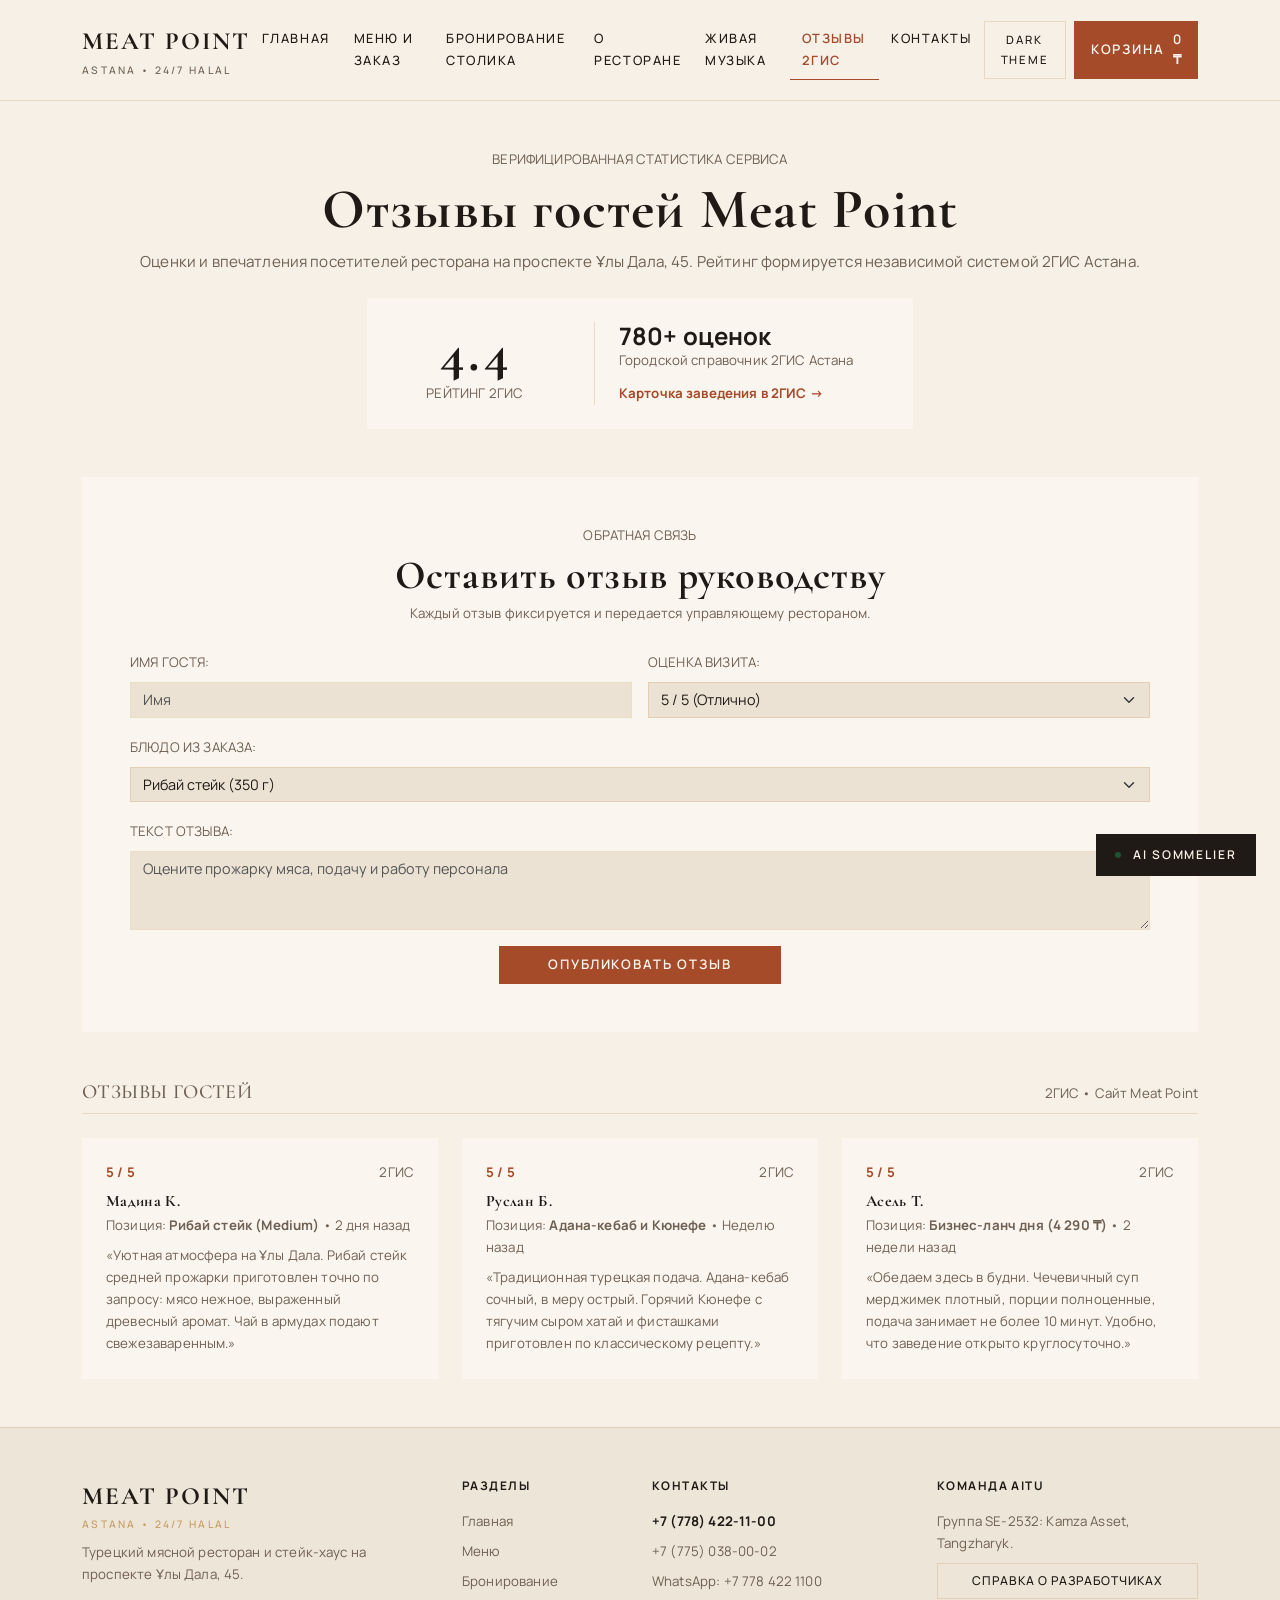
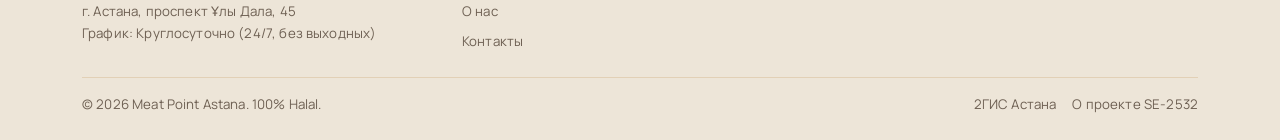
<file: feedback.html>
<!DOCTYPE html>
<html lang="ru">
<head>
  <meta charset="UTF-8">
  <meta name="viewport" content="width=device-width, initial-scale=1.0">
  <meta name="description" content="Отзывы гостей о Meat Point Astana. Рейтинг 4.4 / 5 на 2ГИС (780+ оценок). Оставить отзыв руководству ресторана.">
  <meta name="author" content="Tangzharyk, Kamza Asset (Astana IT University, SE-2532)">
  <title>Отзывы гостей | Meat Point Astana</title>

  <!-- Google Fonts: Cormorant Garamond & Manrope -->
  <link rel="preconnect" href="https://fonts.googleapis.com">
  <link rel="preconnect" href="https://fonts.gstatic.com" crossorigin>
  <link href="https://fonts.googleapis.com/css2?family=Cormorant+Garamond:ital,wght@0,500;0,600;0,700;1,500;1,600&family=Manrope:wght@300;400;500;600;700&display=swap" rel="stylesheet">
  <link href="https://cdn.jsdelivr.net/npm/bootstrap@5.3.3/dist/css/bootstrap.min.css" rel="stylesheet">

  <!-- Editorial Gastronomic Design System -->
  <link rel="stylesheet" href="css/luxury-theme.css">
</head>
<body class="theme-light">

<!-- Header & Navigation -->
<header class="sticky-top">
  <nav class="navbar navbar-expand-lg mp-navbar py-3">
    <div class="container d-flex align-items-center justify-content-between">
      <a class="navbar-brand mp-brand m-0" href="index.html">
        <span>Meat Point</span>
        <span class="mp-brand-sub">Astana &bull; 24/7 Halal</span>
      </a>

      <div class="d-flex align-items-center gap-2 d-lg-none">
        <button type="button" class="btn btn-sm btn-editorial-outline theme-toggle-btn" aria-label="Сменить тему">
          <span class="theme-toggle-label small">DARK THEME</span>
        </button>
        <button type="button" class="btn btn-sm btn-editorial-primary cart-nav-btn" aria-label="Корзина">
          <span>КОРЗИНА</span> (<span class="cart-badge-count">0</span>)
        </button>
        <button class="navbar-toggler border-0 p-1" type="button" data-bs-toggle="collapse" data-bs-target="#mainNav" aria-controls="mainNav" aria-expanded="false" aria-label="Меню">
          <span class="small fw-bold">MENU</span>
        </button>
      </div>

      <div class="collapse navbar-collapse" id="mainNav">
        <ul class="navbar-nav mx-auto mb-2 mb-lg-0">
          <li class="nav-item"><a href="index.html" class="nav-link mp-nav-link">Главная</a></li>
          <li class="nav-item"><a href="menu.html" class="nav-link mp-nav-link">Меню и заказ</a></li>
          <li class="nav-item"><a href="booking.html" class="nav-link mp-nav-link">Бронирование столика</a></li>
          <li class="nav-item"><a href="about.html" class="nav-link mp-nav-link">О ресторане</a></li>
          <li class="nav-item"><a href="events.html" class="nav-link mp-nav-link">Живая музыка</a></li>
          <li class="nav-item"><a href="feedback.html" class="nav-link mp-nav-link active" aria-current="page">Отзывы 2ГИС</a></li>
          <li class="nav-item"><a href="contacts.html" class="nav-link mp-nav-link">Контакты</a></li>
        </ul>

        <div class="d-none d-lg-flex align-items-center gap-2">
          <button type="button" class="btn btn-editorial-outline theme-toggle-btn px-3 py-2">
            <span class="theme-toggle-label small">DARK THEME</span>
          </button>
          <button type="button" class="btn btn-editorial-primary cart-trigger-btn px-3 py-2 d-flex align-items-center gap-2">
            <span>КОРЗИНА</span>
            <span class="cart-badge-count badge bg-dark text-light" style="display: none;">0</span>
            <span class="cart-badge-total tabular-nums d-none d-xl-inline">0 ₸</span>
          </button>
        </div>
      </div>
    </div>
  </nav>
</header>

<main class="container my-5 flex-grow-1">
  <!-- Feedback Header & 2GIS Stats Card -->
  <section class="text-center mb-5">
    <div class="small text-uppercase letter-spacing-1 text-muted mb-2">Верифицированная статистика сервиса</div>
    <h1 class="display-4 fw-bold mb-2">Отзывы гостей Meat Point</h1>
    <p class="text-muted max-w-700 mx-auto" style="font-size: 0.95rem;">
      Оценки и впечатления посетителей ресторана на проспекте Ұлы Дала, 45. Рейтинг формируется независимой системой 2ГИС Астана.
    </p>

    <div class="row justify-content-center mt-4">
      <div class="col-12 col-md-8 col-lg-6">
        <div class="p-4 bg-card border-warm d-flex justify-content-around align-items-center">
          <div>
            <div class="display-4 fw-bold tabular-nums">4.4</div>
            <div class="small text-muted text-uppercase">Рейтинг 2ГИС</div>
          </div>
          <div class="border-start border-warm ps-4 text-start">
            <div class="h4 fw-bold mb-0">780+ оценок</div>
            <div class="small text-muted mb-2">Городской справочник 2ГИС Астана</div>
            <a href="https://2gis.kz/astana/firm/70000001027751110" target="_blank" class="small text-terracotta fw-bold">
              Карточка заведения в 2ГИС &rarr;
            </a>
          </div>
        </div>
      </div>
    </div>
  </section>

  <!-- Interactive Form: Submit Review -->
  <section class="p-4 p-md-5 bg-card border-warm mb-5">
    <div class="max-w-700 mx-auto">
      <div class="text-center mb-4">
        <div class="small text-uppercase letter-spacing-1 text-muted mb-1">Обратная связь</div>
        <h3 class="display-6 fw-bold mb-1">Оставить отзыв руководству</h3>
        <p class="small text-muted mb-0">Каждый отзыв фиксируется и передается управляющему рестораном.</p>
      </div>

      <form id="new-review-form" novalidate>
        <div class="row g-3 mb-3">
          <div class="col-12 col-md-6">
            <label class="form-label text-muted small text-uppercase">Имя гостя:</label>
            <input type="text" id="review-author" class="form-control mp-input" placeholder="Имя" required>
          </div>
          <div class="col-12 col-md-6">
            <label class="form-label text-muted small text-uppercase">Оценка визита:</label>
            <select id="review-stars" class="form-select mp-input">
              <option value="5">5 / 5 (Отлично)</option>
              <option value="4">4 / 5 (Хорошо)</option>
              <option value="3">3 / 5 (Удовлетворительно)</option>
            </select>
          </div>
          <div class="col-12">
            <label class="form-label text-muted small text-uppercase">Блюдо из заказа:</label>
            <select id="review-dish" class="form-select mp-input">
              <option value="Рибай стейк (350 г)">Рибай стейк (350 г)</option>
              <option value="Адана-кебаб на углях">Адана-кебаб на углях</option>
              <option value="Бейти-кебаб в лаваше">Бейти-кебаб в лаваше</option>
              <option value="Тибон стейк (400 г)">Тибон стейк (400 г)</option>
              <option value="Горячий Кюнефе с сыром">Горячий Кюнефе с сыром</option>
              <option value="Бизнес-ланч дня (4 290 ₸)">Бизнес-ланч дня (4 290 ₸)</option>
            </select>
          </div>
          <div class="col-12">
            <label class="form-label text-muted small text-uppercase">Текст отзыва:</label>
            <textarea id="review-text" class="form-control mp-input" rows="3" placeholder="Оцените прожарку мяса, подачу и работу персонала" required></textarea>
          </div>
        </div>

        <div class="text-center">
          <button type="submit" class="btn btn-editorial-primary px-5 py-2">
            Опубликовать отзыв
          </button>
        </div>
      </form>
    </div>
  </section>

  <!-- Reviews Feed -->
  <section class="mb-5">
    <div class="d-flex justify-content-between align-items-baseline mb-4 border-hairline-bottom pb-2">
      <h3 class="h5 text-uppercase letter-spacing-1 text-muted mb-0">Отзывы гостей</h3>
      <span class="small text-muted">2ГИС &bull; Сайт Meat Point</span>
    </div>
    <div class="row g-4" id="reviews-feed">
      <!-- Dynamic list -->
    </div>
  </section>
</main>

<!-- Footer -->
<footer class="mp-footer pt-5 pb-4 text-muted">
  <div class="container">
    <div class="row g-4 mb-4">
      <div class="col-12 col-md-4">
        <div class="mp-brand mb-2">
          <span>Meat Point</span>
          <span class="mp-brand-sub">Astana &bull; 24/7 Halal</span>
        </div>
        <p class="small mb-3">
          Турецкий мясной ресторан и стейк-хаус на проспекте Ұлы Дала, 45.
        </p>
        <div class="small">
          <div>г. Астана, проспект Ұлы Дала, 45</div>
          <div>График: Круглосуточно (24/7, без выходных)</div>
        </div>
      </div>
      <div class="col-6 col-md-2">
        <div class="mp-footer-heading">Разделы</div>
        <ul class="list-unstyled small mb-0 d-flex flex-column gap-2">
          <li><a href="index.html">Главная</a></li>
          <li><a href="menu.html">Меню</a></li>
          <li><a href="booking.html">Бронирование</a></li>
          <li><a href="about.html">О нас</a></li>
          <li><a href="contacts.html">Контакты</a></li>
        </ul>
      </div>
      <div class="col-6 col-md-3">
        <div class="mp-footer-heading">Контакты</div>
        <ul class="list-unstyled small mb-0 d-flex flex-column gap-2">
          <li><a href="tel:+77784221100" class="fw-bold mp-tel-link">+7 (778) 422-11-00</a></li>
          <li><a href="tel:+77750380002">+7 (775) 038-00-02</a></li>
          <li><a href="https://wa.me/77784221100" target="_blank">WhatsApp: +7 778 422 1100</a></li>
        </ul>
      </div>
      <div class="col-12 col-md-3">
        <div class="mp-footer-heading">Команда AITU</div>
        <p class="small mb-2">Группа SE-2532: Kamza Asset, Tangzharyk.</p>
        <button type="button" class="btn btn-sm btn-editorial-outline open-team-modal-btn w-100">
          Справка о разработчиках
        </button>
      </div>
    </div>
    <div class="pt-3 border-hairline-top d-flex flex-wrap justify-content-between align-items-center small">
      <div>&copy; 2026 Meat Point Astana. 100% Halal.</div>
      <div class="d-flex gap-3">
        <a href="https://2gis.kz/astana/firm/70000001027751110" target="_blank">2ГИС Астана</a>
        <a href="#" class="open-team-modal-btn">О проекте SE-2532</a>
      </div>
    </div>
  </div>
</footer>

<!-- Scripts -->
<script src="https://cdn.jsdelivr.net/npm/bootstrap@5.3.3/dist/js/bootstrap.bundle.min.js"></script>
<script src="js/menu-data.js"></script>
<script src="js/cart.js"></script>
<script src="js/booking.js"></script>
<script src="js/ai-concierge.js"></script>
<script src="js/ui-effects.js"></script>
<script src="js/main.js"></script>
<script>
  document.addEventListener('DOMContentLoaded', function () {
    const REVIEWS_KEY = 'meatpoint_reviews_v2';

    const defaultReviews = [
      {
        id: 'rev-1',
        author: 'Мадина К.',
        date: '2 дня назад',
        stars: 5,
        dish: 'Рибай стейк (Medium)',
        text: 'Уютная атмосфера на Ұлы Дала. Рибай стейк средней прожарки приготовлен точно по запросу: мясо нежное, выраженный древесный аромат. Чай в армудах подают свежезаваренным.',
        source: '2ГИС'
      },
      {
        id: 'rev-2',
        author: 'Руслан Б.',
        date: 'Неделю назад',
        stars: 5,
        dish: 'Адана-кебаб и Кюнефе',
        text: 'Традиционная турецкая подача. Адана-кебаб сочный, в меру острый. Горячий Кюнефе с тягучим сыром хатай и фисташками приготовлен по классическому рецепту.',
        source: '2ГИС'
      },
      {
        id: 'rev-3',
        author: 'Асель Т.',
        date: '2 недели назад',
        stars: 5,
        dish: 'Бизнес-ланч дня (4 290 ₸)',
        text: 'Обедаем здесь в будни. Чечевичный суп мерджимек плотный, порции полноценные, подача занимает не более 10 минут. Удобно, что заведение открыто круглосуточно.',
        source: '2ГИС'
      }
    ];

    function getReviews() {
      try {
        const stored = localStorage.getItem(REVIEWS_KEY);
        return stored ? JSON.parse(stored) : defaultReviews;
      } catch (e) {
        return defaultReviews;
      }
    }

    function renderReviews() {
      const feed = document.getElementById('reviews-feed');
      if (!feed) return;
      const list = getReviews();

      feed.innerHTML = list.map(function (rev) {
        return `
          <div class="col-12 col-md-6 col-lg-4">
            <article class="p-4 bg-card border-warm h-100 d-flex flex-column justify-content-between">
              <div>
                <div class="d-flex justify-content-between align-items-baseline mb-2">
                  <span class="small fw-bold text-terracotta">${rev.stars} / 5</span>
                  <span class="small text-muted">${rev.source || 'Верифицировано'}</span>
                </div>
                <h5 class="h6 fw-bold mb-1">${rev.author}</h5>
                <div class="small text-muted mb-2">Позиция: <strong>${rev.dish}</strong> &bull; ${rev.date}</div>
                <p class="small text-muted mb-0">«${rev.text}»</p>
              </div>
            </article>
          </div>
        `;
      }).join('');
    }

    renderReviews();

    const form = document.getElementById('new-review-form');
    if (form) {
      form.addEventListener('submit', function (e) {
        e.preventDefault();
        const author = document.getElementById('review-author').value.trim();
        const stars = parseInt(document.getElementById('review-stars').value, 10) || 5;
        const dish = document.getElementById('review-dish').value;
        const text = document.getElementById('review-text').value.trim();

        if (!author || !text) {
          if (window.MeatPointCart) window.MeatPointCart.showToast('Заполните имя и текст отзыва', 'warning');
          return;
        }

        const newRev = {
          id: 'rev-' + Date.now(),
          author: author,
          date: 'Только что',
          stars: stars,
          dish: dish,
          text: text,
          source: 'Сайт Meat Point'
        };

        const currentList = getReviews();
        currentList.unshift(newRev);
        localStorage.setItem(REVIEWS_KEY, JSON.stringify(currentList));

        renderReviews();
        form.reset();

        if (window.MeatPointCart) {
          window.MeatPointCart.showToast('Отзыв опубликован');
        }
      });
    }
  });
</script>
</body>
</html>
</file>
<file: css/luxury-theme.css>
/**
 * Meat Point Astana — Editorial Gastronomic Design System
 * Anti-Vibe-Coding Refactored: Architectural Geometry, Hairline Borders, Zero Glassmorphism
 * Default: Warm Paper & Linen (Light) / Roast Espresso (Dark)
 */

@import url('https://fonts.googleapis.com/css2?family=Cormorant+Garamond:ital,wght@0,500;0,600;0,700;1,500;1,600&family=Manrope:wght@300;400;500;600;700&display=swap');

:root {
  /* Default: Warm Paper / Editorial Light Theme */
  --bg-primary: #F6F0E6;
  --bg-elevated: #EDE5D8;
  --bg-card: #FAF6EF;
  --bg-input: #EBE2D4;
  --bg-solid: #F6F0E6;

  --accent-terracotta: #A64B2A;
  --accent-brass: #C59B5F;
  --accent-brass-soft: rgba(197, 155, 95, 0.12);

  --text-primary: #201A16;
  --text-muted: #6E6053;
  --text-contrast: #FAF6EF;

  --border-hairline: rgba(197, 155, 95, 0.28);
  --border-brass: #C59B5F;
  --border-dark: rgba(32, 26, 22, 0.15);

  --font-serif: 'Cormorant Garamond', Georgia, serif;
  --font-sans: 'Manrope', -apple-system, BlinkMacSystemFont, 'Segoe UI', sans-serif;

  --radius-zero: 0px;
  --radius-subtle: 2px;

  --transition-slow: all 0.5s cubic-bezier(0.16, 1, 0.3, 1);
  --transition-fast: all 0.22s ease;

  /* Bootstrap 5 Theme Color Overrides (Prevents fallback to electric blue #0d6efd) */
  --bs-primary: #A64B2A;
  --bs-primary-rgb: 166, 75, 42;
  --bs-link-color: #A64B2A;
  --bs-link-hover-color: #8F3C1D;
  --bs-body-bg: #F6F0E6;
  --bs-body-color: #201A16;
}

/* Optional Dark Roast Espresso Theme */
body.theme-dark {
  --bg-primary: #171310;
  --bg-elevated: #201A16;
  --bg-card: #27201B;
  --bg-input: #1D1814;
  --bg-solid: #171310;

  --accent-terracotta: #B8502C;
  --accent-brass: #D4A86A;
  --accent-brass-soft: rgba(212, 168, 106, 0.14);

  --text-primary: #F3ECE2;
  --text-muted: #A8988B;
  --text-contrast: #171310;

  --border-hairline: rgba(212, 168, 106, 0.22);
  --border-brass: #D4A86A;
  --border-dark: rgba(243, 236, 226, 0.12);

  --bs-primary: #B8502C;
  --bs-primary-rgb: 184, 80, 44;
  --bs-link-color: #D4A86A;
  --bs-link-hover-color: #F3ECE2;
  --bs-body-bg: #171310;
  --bs-body-color: #F3ECE2;
}

/* Global Resets */
*, *::before, *::after {
  box-sizing: border-box;
}

html {
  scroll-behavior: smooth;
  font-size: 16px;
}

body {
  margin: 0;
  padding: 0;
  background-color: var(--bg-primary);
  color: var(--text-primary);
  font-family: var(--font-sans);
  font-size: 0.95rem;
  line-height: 1.65;
  letter-spacing: 0.01em;
  min-height: 100vh;
  transition: background-color 0.3s ease, color 0.3s ease;
  overflow-x: hidden;
}

/* Strict Typography Hierarchy */
h1, h2, h3, h4, h5, h6,
.display-1, .display-2, .display-3, .display-4, .display-5, .display-6,
.font-serif {
  font-family: var(--font-serif);
  color: var(--text-primary);
  font-weight: 600;
  letter-spacing: 0.02em;
  margin-top: 0;
}

h1, .display-4, .display-5 {
  font-weight: 700;
  line-height: 1.1;
}

p, li, span, label {
  color: inherit;
}

a {
  color: inherit;
  text-decoration: none;
  transition: var(--transition-fast);
}
a:hover {
  color: var(--accent-terracotta);
}

/* Tabular Numbers */
.tabular-nums, .price-value, .dish-price {
  font-variant-numeric: tabular-nums;
  font-feature-settings: 'tnum';
  letter-spacing: 0.03em;
}

/* Editorial Minimalist Scrollbar */
::-webkit-scrollbar {
  width: 6px;
  height: 6px;
}
::-webkit-scrollbar-track {
  background: var(--bg-primary);
}
::-webkit-scrollbar-thumb {
  background: var(--border-hairline);
}
::-webkit-scrollbar-thumb:hover {
  background: var(--accent-brass);
}

/* Navigation: Editorial Top Header */
.mp-navbar {
  background: var(--bg-primary) !important;
  border-bottom: 1px solid var(--border-hairline);
  box-shadow: none !important;
  backdrop-filter: none !important;
  -webkit-backdrop-filter: none !important;
  z-index: 1020;
}

.mp-brand {
  font-family: var(--font-serif);
  font-size: 1.55rem;
  font-weight: 700;
  color: var(--text-primary) !important;
  letter-spacing: 0.08em;
  text-transform: uppercase;
  display: flex;
  flex-direction: column;
}
.mp-brand-sub {
  font-family: var(--font-sans);
  font-size: 0.65rem;
  letter-spacing: 0.22em;
  color: var(--text-muted);
  text-transform: uppercase;
  font-weight: 500;
}

.mp-nav-link {
  font-family: var(--font-sans);
  font-size: 0.8rem;
  text-transform: uppercase;
  letter-spacing: 0.12em;
  font-weight: 500;
  color: var(--text-primary) !important;
  padding: 8px 12px !important;
  border-radius: 0 !important;
  border-bottom: 1px solid transparent;
  transition: var(--transition-fast);
}
.mp-nav-link:hover {
  color: var(--accent-terracotta) !important;
  border-bottom-color: var(--accent-terracotta);
}
.mp-nav-link.active {
  color: var(--accent-terracotta) !important;
  border-bottom-color: var(--accent-terracotta);
  font-weight: 600;
}

/* Buttons: Strict Editorial Rectangle */
.btn-editorial-primary, .btn-primary-ember {
  background: var(--accent-terracotta);
  color: #FAF6EF !important;
  border: 1px solid var(--accent-terracotta);
  border-radius: 0 !important;
  font-family: var(--font-sans);
  font-size: 0.82rem;
  text-transform: uppercase;
  letter-spacing: 0.14em;
  font-weight: 600;
  padding: 12px 24px;
  cursor: pointer;
  transition: var(--transition-fast);
  box-shadow: none !important;
}
.btn-editorial-primary:hover, .btn-primary-ember:hover {
  background: #8F3C1D;
  border-color: #8F3C1D;
  color: #FAF6EF !important;
  transform: none !important;
}

.btn-editorial-outline, .btn-outline-warm {
  background: transparent;
  color: var(--text-primary) !important;
  border: 1px solid var(--border-hairline);
  border-radius: 0 !important;
  font-family: var(--font-sans);
  font-size: 0.82rem;
  text-transform: uppercase;
  letter-spacing: 0.14em;
  font-weight: 500;
  padding: 12px 22px;
  cursor: pointer;
  transition: var(--transition-fast);
  box-shadow: none !important;
}
.btn-editorial-outline:hover, .btn-outline-warm:hover {
  background: var(--accent-brass-soft);
  border-color: var(--accent-brass);
  color: var(--text-primary) !important;
  transform: none !important;
}

.btn-editorial-dark {
  background: var(--text-primary);
  color: var(--bg-primary) !important;
  border: 1px solid var(--text-primary);
  border-radius: 0 !important;
  font-size: 0.82rem;
  text-transform: uppercase;
  letter-spacing: 0.14em;
  font-weight: 600;
  padding: 12px 24px;
  transition: var(--transition-fast);
}
.btn-editorial-dark:hover {
  background: var(--accent-terracotta);
  border-color: var(--accent-terracotta);
  color: #FAF6EF !important;
}

.btn-whatsapp {
  background: #1C5432;
  color: #FAF6EF !important;
  border: 1px solid #1C5432;
  border-radius: 0 !important;
  font-size: 0.8rem;
  text-transform: uppercase;
  letter-spacing: 0.12em;
  font-weight: 600;
  box-shadow: none !important;
}
.btn-whatsapp:hover {
  background: #143F25;
  border-color: #143F25;
  color: #FAF6EF !important;
}

/* Editorial Split Layout & Panels */
.bg-elevated {
  background-color: var(--bg-elevated) !important;
}
.bg-card {
  background-color: var(--bg-card) !important;
}
.border-warm {
  border-color: var(--border-hairline) !important;
}
.border-hairline-bottom {
  border-bottom: 1px solid var(--border-hairline);
}
.border-hairline-top {
  border-top: 1px solid var(--border-hairline);
}

.text-brass {
  color: var(--accent-brass) !important;
}
.text-terracotta {
  color: var(--accent-terracotta) !important;
}
.text-muted {
  color: var(--text-muted) !important;
}
.text-warm-muted {
  color: var(--text-muted) !important;
}
.text-cream {
  color: var(--text-primary) !important;
}
.text-gold {
  color: var(--accent-brass) !important;
}

/* Bootstrap 5 Utility Overrides (Eliminates default electric blue #0d6efd) */
.bg-primary {
  background-color: var(--bg-primary) !important;
}
.text-primary {
  color: var(--accent-terracotta) !important;
}
.border-primary {
  border-color: var(--accent-terracotta) !important;
}
.btn-primary {
  background-color: var(--accent-terracotta) !important;
  border-color: var(--accent-terracotta) !important;
  color: #FAF6EF !important;
}
.btn-outline-primary {
  color: var(--accent-terracotta) !important;
  border-color: var(--accent-terracotta) !important;
  background-color: transparent !important;
}
.btn-outline-primary:hover {
  background-color: var(--accent-terracotta) !important;
  border-color: var(--accent-terracotta) !important;
  color: #FAF6EF !important;
}
.form-control:focus,
.form-select:focus {
  border-color: var(--border-brass) !important;
  box-shadow: 0 0 0 2px var(--accent-brass-soft) !important;
  outline: none !important;
}

/* Editorial Restaurant Footer */
footer.mp-footer,
.mp-footer {
  background-color: var(--bg-elevated) !important;
  color: var(--text-muted) !important;
  border-top: 1px solid var(--border-hairline) !important;
}
.mp-footer .mp-brand span {
  color: var(--text-primary);
}
.mp-footer .mp-brand .mp-brand-sub {
  color: var(--accent-brass);
}
.mp-footer-heading {
  font-family: var(--font-sans);
  font-size: 0.74rem;
  font-weight: 700;
  letter-spacing: 0.12em;
  text-transform: uppercase;
  color: var(--text-primary) !important;
  margin-bottom: 1rem;
}
.mp-footer a {
  color: var(--text-muted);
  text-decoration: none;
  transition: color 0.18s ease;
}
.mp-footer a:hover {
  color: var(--accent-terracotta);
  text-decoration: none;
}
.mp-footer a.mp-tel-link {
  color: var(--text-primary);
  font-weight: 700;
}
.mp-footer a.mp-tel-link:hover {
  color: var(--accent-terracotta);
}
.mp-footer .btn-editorial-outline {
  background: transparent;
  color: var(--text-primary) !important;
  border: 1px solid var(--border-hairline);
  font-size: 0.76rem;
  letter-spacing: 0.08em;
  text-transform: uppercase;
  padding: 8px 12px;
}
.mp-footer .btn-editorial-outline:hover {
  border-color: var(--accent-brass);
  background: var(--bg-card);
  color: var(--text-primary) !important;
}

/* Hero Section: Editorial & Product Immediately in Focus */
.mp-hero-editorial {
  position: relative;
  background: var(--bg-primary);
  border-bottom: 1px solid var(--border-hairline);
  padding-top: 48px;
  padding-bottom: 56px;
}

.mp-hero-pretitle {
  font-family: var(--font-sans);
  font-size: 0.72rem;
  text-transform: uppercase;
  letter-spacing: 0.25em;
  color: var(--text-muted);
  font-weight: 600;
  margin-bottom: 12px;
}

.mp-editorial-stat-row {
  display: flex;
  flex-wrap: wrap;
  gap: 24px;
  padding-top: 20px;
  border-top: 1px solid var(--border-hairline);
}
.mp-stat-item {
  display: flex;
  flex-direction: column;
}
.mp-stat-num {
  font-family: var(--font-serif);
  font-size: 2.2rem;
  line-height: 1;
  font-weight: 700;
  color: var(--text-primary);
}
.mp-stat-label {
  font-family: var(--font-sans);
  font-size: 0.75rem;
  color: var(--text-muted);
  text-transform: uppercase;
  letter-spacing: 0.1em;
}

/* Quick Cuts Live Focus Grid in Hero */
.mp-focus-strip {
  background: var(--bg-card);
  border: 1px solid var(--border-hairline);
  padding: 24px;
}
.mp-focus-strip-header {
  display: flex;
  justify-content: space-between;
  align-items: flex-end;
  border-bottom: 1px solid var(--border-hairline);
  padding-bottom: 12px;
  margin-bottom: 16px;
}
.mp-focus-strip-title {
  font-family: var(--font-serif);
  font-size: 1.25rem;
  margin: 0;
  color: var(--text-primary);
}
.mp-focus-cut-row {
  display: flex;
  justify-content: space-between;
  align-items: center;
  padding: 10px 0;
  border-bottom: 1px dashed var(--border-hairline);
}
.mp-focus-cut-row:last-child {
  border-bottom: none;
}
.mp-cut-meta {
  display: flex;
  align-items: baseline;
  gap: 8px;
}
.mp-cut-name {
  font-weight: 600;
  font-size: 0.95rem;
}
.mp-cut-weight {
  font-size: 0.78rem;
  color: var(--text-muted);
}
.mp-cut-price {
  font-family: var(--font-sans);
  font-weight: 700;
  font-size: 0.95rem;
  color: var(--accent-terracotta);
}

/* Dish Cards: Editorial & Non-Bouncing */
.mp-dish-card {
  background: var(--bg-card);
  border: 1px solid var(--border-hairline);
  border-radius: 0 !important;
  overflow: hidden;
  display: flex;
  flex-direction: column;
  height: 100%;
  box-shadow: none !important;
  transition: border-color 0.35s ease;
}
.mp-dish-card:hover {
  border-color: var(--border-brass);
  transform: none !important;
  box-shadow: none !important;
}

.mp-dish-thumb-wrap {
  position: relative;
  width: 100%;
  height: 220px;
  overflow: hidden;
  background: var(--bg-elevated);
}
.mp-dish-img {
  width: 100%;
  height: 100%;
  object-fit: cover;
  transition: transform 0.6s cubic-bezier(0.16, 1, 0.3, 1);
}
.mp-dish-card:hover .mp-dish-img {
  transform: scale(1.025);
}

.mp-dish-badges {
  position: absolute;
  top: 10px;
  left: 10px;
  display: flex;
  flex-wrap: wrap;
  gap: 6px;
  z-index: 2;
}
.mp-dish-badge {
  background: var(--bg-primary);
  color: var(--text-primary);
  border: 1px solid var(--border-hairline);
  font-size: 0.68rem;
  text-transform: uppercase;
  letter-spacing: 0.1em;
  font-weight: 600;
  padding: 4px 8px;
  border-radius: 0 !important;
}

.mp-dish-weight {
  position: absolute;
  bottom: 8px;
  right: 8px;
  background: var(--bg-primary);
  color: var(--text-muted);
  font-size: 0.72rem;
  padding: 2px 6px;
  border: 1px solid var(--border-hairline);
}

.mp-dish-body {
  padding: 20px;
  display: flex;
  flex-direction: column;
  flex-grow: 1;
}
.mp-dish-title {
  font-family: var(--font-serif);
  font-size: 1.3rem;
  font-weight: 600;
  margin-bottom: 6px;
  line-height: 1.25;
}
.mp-dish-desc {
  font-size: 0.88rem;
  color: var(--text-muted);
  line-height: 1.55;
  margin-bottom: 16px;
  flex-grow: 1;
}
.mp-dish-footer {
  display: flex;
  align-items: center;
  justify-content: space-between;
  gap: 12px;
  padding-top: 14px;
  border-top: 1px solid var(--border-hairline);
}
.mp-dish-price {
  font-size: 1.25rem;
  font-weight: 700;
  color: var(--text-primary);
}

/* Category Filter Buttons */
.mp-category-tabs {
  display: flex;
  flex-wrap: wrap;
  gap: 6px;
  justify-content: center;
  margin-bottom: 30px;
}
.mp-cat-btn {
  background: transparent;
  color: var(--text-primary);
  border: 1px solid var(--border-hairline);
  border-radius: 0 !important;
  padding: 8px 18px;
  font-family: var(--font-sans);
  font-size: 0.78rem;
  text-transform: uppercase;
  letter-spacing: 0.12em;
  font-weight: 500;
  cursor: pointer;
  transition: var(--transition-fast);
}
.mp-cat-btn:hover {
  border-color: var(--border-brass);
  color: var(--accent-terracotta);
}
.mp-cat-btn.active {
  background: var(--accent-terracotta);
  border-color: var(--accent-terracotta);
  color: #FAF6EF;
  font-weight: 600;
}

/* Skeleton Loaders (Warm Coffee-Beige Shimmer) */
.skeleton-shimmer {
  background: linear-gradient(
    90deg,
    var(--bg-elevated) 25%,
    var(--bg-card) 50%,
    var(--bg-elevated) 75%
  );
  background-size: 200% 100%;
  animation: skeletonPulse 1.4s ease-in-out infinite;
}
@keyframes skeletonPulse {
  0% { background-position: 200% 0; }
  100% { background-position: -200% 0; }
}

.skeleton-card {
  border: 1px solid var(--border-hairline);
  background: var(--bg-card);
  height: 380px;
  display: flex;
  flex-direction: column;
}
.skeleton-img {
  width: 100%;
  height: 200px;
}
.skeleton-content {
  padding: 20px;
  display: flex;
  flex-direction: column;
  gap: 10px;
  flex-grow: 1;
}
.skeleton-line {
  height: 12px;
  border-radius: 0;
}
.skeleton-line.title { width: 65%; height: 18px; }
.skeleton-line.desc { width: 90%; }
.skeleton-line.short { width: 45%; }

/* Cart Drawer */
.mp-drawer-backdrop {
  position: fixed;
  inset: 0;
  background: rgba(23, 19, 16, 0.6);
  z-index: 1080;
  opacity: 0;
  visibility: hidden;
  transition: opacity 0.3s ease, visibility 0.3s ease;
}
.mp-drawer-backdrop.open {
  opacity: 1;
  visibility: visible;
}

.mp-cart-drawer {
  position: fixed;
  top: 0;
  right: 0;
  bottom: 0;
  width: 100%;
  max-width: 480px;
  background: var(--bg-primary);
  border-left: 1px solid var(--border-hairline);
  z-index: 1090;
  transform: translateX(100%);
  transition: transform 0.35s cubic-bezier(0.16, 1, 0.3, 1);
  display: flex;
  flex-direction: column;
  box-shadow: none !important;
}
.mp-cart-drawer.open {
  transform: translateX(0);
}

.mp-cart-header {
  padding: 20px;
  border-bottom: 1px solid var(--border-hairline);
  display: flex;
  justify-content: space-between;
  align-items: center;
  background: var(--bg-elevated);
}
.mp-drawer-title {
  font-family: var(--font-serif);
  font-size: 1.35rem;
  letter-spacing: 0.04em;
  margin: 0;
}
.mp-drawer-subtitle {
  font-family: var(--font-sans);
  font-size: 0.72rem;
  text-transform: uppercase;
  letter-spacing: 0.15em;
  color: var(--text-muted);
}
.mp-drawer-close {
  background: none;
  border: none;
  font-size: 1.5rem;
  line-height: 1;
  color: var(--text-primary);
  cursor: pointer;
  padding: 4px;
}

.mp-cart-body {
  padding: 20px;
  overflow-y: auto;
  flex-grow: 1;
}
.mp-cart-footer {
  padding: 20px;
  border-top: 1px solid var(--border-hairline);
  background: var(--bg-elevated);
}

.mp-cart-item {
  display: flex;
  gap: 14px;
  padding: 14px 0;
  border-bottom: 1px solid var(--border-hairline);
  align-items: center;
}
.mp-cart-thumb {
  width: 64px;
  height: 64px;
  object-fit: cover;
  border: 1px solid var(--border-hairline);
}
.mp-cart-details {
  flex-grow: 1;
}
.mp-cart-item-name {
  font-weight: 600;
  font-size: 0.95rem;
  margin-bottom: 2px;
}
.mp-cart-badge {
  display: inline-block;
  font-size: 0.7rem;
  background: var(--bg-elevated);
  border: 1px solid var(--border-hairline);
  color: var(--text-muted);
  padding: 2px 6px;
  margin-right: 4px;
  text-transform: uppercase;
  letter-spacing: 0.05em;
}
.mp-cart-price {
  font-weight: 700;
  color: var(--text-primary);
  font-size: 0.95rem;
  margin-top: 4px;
}
.mp-cart-actions {
  display: flex;
  align-items: center;
  gap: 6px;
}
.mp-qty-btn {
  width: 26px;
  height: 26px;
  border: 1px solid var(--border-hairline);
  background: var(--bg-card);
  color: var(--text-primary);
  display: flex;
  align-items: center;
  justify-content: center;
  cursor: pointer;
  font-size: 0.85rem;
  border-radius: 0 !important;
}
.mp-qty-btn:hover {
  background: var(--accent-terracotta);
  color: #FAF6EF;
  border-color: var(--accent-terracotta);
}
.mp-qty-value {
  font-size: 0.9rem;
  font-weight: 600;
  min-width: 20px;
  text-align: center;
}
.mp-item-remove {
  background: none;
  border: none;
  color: var(--text-muted);
  font-size: 1.1rem;
  cursor: pointer;
  margin-left: 4px;
}
.mp-item-remove:hover {
  color: var(--accent-terracotta);
}

/* Delivery Switch: Clean Tab Buttons */
.mp-delivery-switch {
  display: grid;
  grid-template-columns: 1fr 1fr 1fr;
  gap: 4px;
  background: var(--bg-elevated);
  padding: 4px;
  border: 1px solid var(--border-hairline);
}
.mp-delivery-option {
  text-align: center;
  padding: 8px 4px;
  font-size: 0.72rem;
  text-transform: uppercase;
  letter-spacing: 0.08em;
  font-weight: 600;
  cursor: pointer;
  color: var(--text-muted);
  transition: var(--transition-fast);
  border: 1px solid transparent;
}
.mp-delivery-option input { display: none; }
.mp-delivery-option.active {
  background: var(--bg-card);
  color: var(--text-primary);
  border-color: var(--border-hairline);
}

.mp-input {
  background-color: var(--bg-input) !important;
  color: var(--text-primary) !important;
  border: 1px solid var(--border-hairline) !important;
  border-radius: 0 !important;
  box-shadow: none !important;
  font-size: 0.9rem;
}
.mp-input:focus {
  border-color: var(--border-brass) !important;
  background-color: var(--bg-card) !important;
}

/* Modals */
.mp-modal-backdrop {
  position: fixed;
  inset: 0;
  background: rgba(23, 19, 16, 0.65);
  display: flex;
  align-items: center;
  justify-content: center;
  z-index: 1100;
  padding: 16px;
  opacity: 0;
  visibility: hidden;
  transition: opacity 0.25s ease, visibility 0.25s ease;
}
.mp-modal-backdrop.open {
  opacity: 1;
  visibility: visible;
}
.mp-modal-dialog {
  background: var(--bg-primary);
  border: 1px solid var(--border-hairline);
  border-radius: 0 !important;
  max-width: 540px;
  width: 100%;
  box-shadow: none !important;
  display: flex;
  flex-direction: column;
  max-height: 90vh;
}
.mp-modal-header {
  padding: 20px 24px;
  border-bottom: 1px solid var(--border-hairline);
  background: var(--bg-elevated);
  display: flex;
  justify-content: space-between;
  align-items: center;
}
.mp-modal-title {
  font-family: var(--font-serif);
  font-size: 1.4rem;
  margin: 0;
  color: var(--text-primary);
}
.mp-modal-subtitle {
  font-size: 0.8rem;
  color: var(--text-muted);
  margin: 2px 0 0 0;
}
.mp-modal-close {
  background: none;
  border: none;
  font-size: 1.6rem;
  line-height: 1;
  color: var(--text-primary);
  cursor: pointer;
}
.mp-modal-body {
  padding: 24px;
  overflow-y: auto;
}
.mp-modal-footer {
  padding: 16px 24px;
  border-top: 1px solid var(--border-hairline);
  background: var(--bg-elevated);
  display: flex;
  justify-content: flex-end;
  gap: 10px;
}

/* Radio Cards (Doneness) */
.mp-radio-grid {
  display: flex;
  flex-direction: column;
  gap: 6px;
}
.mp-radio-card {
  display: block;
  padding: 12px 14px;
  background: var(--bg-card);
  border: 1px solid var(--border-hairline);
  border-radius: 0 !important;
  cursor: pointer;
  transition: var(--transition-fast);
}
.mp-radio-card input { display: none; }
.mp-radio-card:hover {
  border-color: var(--border-brass);
}
.mp-radio-card.active {
  border-color: var(--accent-terracotta);
  background: var(--bg-elevated);
}
.mp-radio-title {
  display: flex;
  justify-content: space-between;
  align-items: baseline;
  font-size: 0.95rem;
  font-weight: 600;
}
.mp-temp-badge {
  font-family: var(--font-sans);
  font-size: 0.72rem;
  text-transform: uppercase;
  letter-spacing: 0.08em;
  color: var(--text-muted);
}
.mp-radio-desc {
  font-size: 0.8rem;
  color: var(--text-muted);
  margin-top: 2px;
}

/* AI Concierge Widget: Pure Architectural Geometry */
.mp-ai-widget {
  position: fixed;
  bottom: 24px;
  right: 24px;
  z-index: 1050;
}

.mp-ai-launcher {
  display: flex;
  align-items: center;
  gap: 12px;
  background: var(--text-primary);
  color: var(--bg-primary) !important;
  border: 1px solid var(--text-primary);
  border-radius: 0 !important;
  padding: 10px 18px;
  cursor: pointer;
  font-family: var(--font-sans);
  font-size: 0.75rem;
  text-transform: uppercase;
  letter-spacing: 0.16em;
  font-weight: 600;
  transition: var(--transition-fast);
  box-shadow: none !important;
}
.mp-ai-launcher:hover {
  background: var(--accent-terracotta);
  border-color: var(--accent-terracotta);
  color: #FAF6EF !important;
  transform: none !important;
}
.mp-ai-status-dot {
  width: 6px;
  height: 6px;
  background: #1C5432;
  border-radius: 50%;
  display: inline-block;
}

/* Chat Window */
.mp-ai-chat-window {
  position: absolute;
  bottom: 50px;
  right: 0;
  width: 380px;
  height: 520px;
  max-width: 92vw;
  max-height: 80vh;
  background: var(--bg-primary);
  border: 1px solid var(--border-hairline);
  border-radius: 0 !important;
  box-shadow: none !important;
  display: flex;
  flex-direction: column;
  overflow: hidden;
  opacity: 0;
  visibility: hidden;
  transform: translateY(12px);
  transition: all 0.25s ease;
}
.mp-ai-chat-window.open {
  opacity: 1;
  visibility: visible;
  transform: translateY(0);
}

.mp-ai-header {
  padding: 14px 18px;
  background: var(--bg-elevated);
  border-bottom: 1px solid var(--border-hairline);
  display: flex;
  justify-content: space-between;
  align-items: center;
}
.mp-ai-title {
  font-family: var(--font-serif);
  font-size: 1.15rem;
  font-weight: 600;
  letter-spacing: 0.04em;
  color: var(--text-primary);
}
.mp-ai-status {
  font-size: 0.7rem;
  text-transform: uppercase;
  letter-spacing: 0.1em;
  color: var(--text-muted);
}
.mp-ai-header-actions {
  display: flex;
  align-items: center;
  gap: 8px;
}
.mp-ai-btn-text {
  background: none;
  border: 1px solid var(--border-hairline);
  border-radius: 0 !important;
  color: var(--text-muted);
  font-size: 0.68rem;
  text-transform: uppercase;
  letter-spacing: 0.1em;
  padding: 4px 8px;
  cursor: pointer;
  transition: var(--transition-fast);
}
.mp-ai-btn-text:hover {
  border-color: var(--accent-terracotta);
  color: var(--accent-terracotta);
}

.mp-ai-chips-bar {
  padding: 8px 12px;
  background: var(--bg-elevated);
  display: flex;
  gap: 6px;
  overflow-x: auto;
  white-space: nowrap;
  border-bottom: 1px solid var(--border-hairline);
}
.mp-ai-chips-bar::-webkit-scrollbar { display: none; }
.mp-ai-chip {
  background: var(--bg-card);
  border: 1px solid var(--border-hairline);
  border-radius: 0 !important;
  color: var(--text-primary);
  font-size: 0.72rem;
  padding: 4px 10px;
  cursor: pointer;
  white-space: nowrap;
  transition: var(--transition-fast);
}
.mp-ai-chip:hover {
  background: var(--accent-terracotta);
  border-color: var(--accent-terracotta);
  color: #FAF6EF;
}

.mp-ai-body {
  padding: 16px;
  overflow-y: auto;
  flex-grow: 1;
  display: flex;
  flex-direction: column;
  gap: 12px;
  background: var(--bg-primary);
}

.mp-ai-msg {
  display: flex;
  flex-direction: column;
  max-width: 90%;
}
.mp-ai-msg.user {
  align-self: flex-end;
}
.mp-ai-msg.user .msg-bubble {
  background: var(--text-primary);
  color: var(--bg-primary);
  border-radius: 0 !important;
}
.mp-ai-msg.assistant {
  align-self: flex-start;
}
.mp-ai-msg.assistant .msg-bubble {
  background: var(--bg-card);
  color: var(--text-primary);
  border: 1px solid var(--border-hairline);
  border-radius: 0 !important;
}
.msg-bubble {
  padding: 12px 14px;
  font-size: 0.85rem;
  line-height: 1.55;
}

.mp-ai-footer {
  padding: 10px 12px;
  background: var(--bg-elevated);
  border-top: 1px solid var(--border-hairline);
}
.mp-ai-input-form {
  display: flex;
  gap: 6px;
}
.mp-ai-input {
  flex-grow: 1;
  background: var(--bg-card);
  border: 1px solid var(--border-hairline);
  border-radius: 0 !important;
  color: var(--text-primary);
  padding: 8px 12px;
  font-size: 0.85rem;
  outline: none;
}
.mp-ai-input:focus {
  border-color: var(--border-brass);
}
.mp-ai-send-btn {
  background: var(--text-primary);
  color: var(--bg-primary);
  border: 1px solid var(--text-primary);
  border-radius: 0 !important;
  padding: 8px 14px;
  font-size: 0.75rem;
  text-transform: uppercase;
  letter-spacing: 0.1em;
  font-weight: 600;
  cursor: pointer;
  transition: var(--transition-fast);
}
.mp-ai-send-btn:hover {
  background: var(--accent-terracotta);
  border-color: var(--accent-terracotta);
  color: #FAF6EF;
}

/* Toast Notifications: Clean Minimalist */
.mp-toast-container {
  position: fixed;
  top: 80px;
  right: 24px;
  z-index: 1200;
  display: flex;
  flex-direction: column;
  gap: 8px;
  pointer-events: none;
}
.mp-toast {
  background: var(--bg-card);
  border: 1px solid var(--border-brass);
  color: var(--text-primary);
  padding: 12px 18px;
  border-radius: 0 !important;
  display: flex;
  align-items: center;
  gap: 10px;
  transform: translateX(120%);
  opacity: 0;
  transition: all 0.3s cubic-bezier(0.16, 1, 0.3, 1);
  pointer-events: auto;
  max-width: 360px;
  font-size: 0.85rem;
  font-weight: 500;
}
.mp-toast.show {
  transform: translateX(0);
  opacity: 1;
}
.mp-toast.warning {
  border-color: var(--accent-terracotta);
}

/* Editorial Hall Zones Grid */
.mp-zones-grid {
  display: grid;
  grid-template-columns: repeat(auto-fill, minmax(240px, 1fr));
  gap: 16px;
}
.mp-zone-card {
  background: var(--bg-card);
  border: 1px solid var(--border-hairline);
  border-radius: 0 !important;
  overflow: hidden;
  cursor: pointer;
  transition: var(--transition-fast);
  display: flex;
  flex-direction: column;
}
.mp-zone-card:hover {
  border-color: var(--border-brass);
}
.mp-zone-card.active {
  border: 1px solid var(--accent-terracotta);
  background: var(--bg-elevated);
}
.mp-zone-thumb {
  height: 120px;
  background-size: cover;
  background-position: center;
  position: relative;
  padding: 8px;
}
.mp-zone-badge {
  background: var(--bg-primary);
  color: var(--text-primary);
  border: 1px solid var(--border-hairline);
  padding: 2px 6px;
  font-size: 0.68rem;
  text-transform: uppercase;
  letter-spacing: 0.08em;
  font-weight: 600;
}
.mp-zone-content {
  padding: 14px;
}
.mp-zone-title {
  font-family: var(--font-serif);
  font-size: 1.15rem;
  margin-bottom: 2px;
}

.mp-chip-btn {
  background: var(--bg-card);
  border: 1px solid var(--border-hairline);
  border-radius: 0 !important;
  color: var(--text-primary);
  padding: 6px 14px;
  font-size: 0.82rem;
  cursor: pointer;
  transition: var(--transition-fast);
}
.mp-chip-btn:hover {
  border-color: var(--border-brass);
}
.mp-chip-btn.active {
  background: var(--accent-terracotta);
  border-color: var(--accent-terracotta);
  color: #FAF6EF;
}

/* Editorial Numbered List */
.editorial-num-list {
  list-style: none;
  padding: 0;
  margin: 0;
}
.editorial-num-item {
  display: flex;
  gap: 18px;
  padding: 16px 0;
  border-bottom: 1px solid var(--border-hairline);
}
.editorial-num {
  font-family: var(--font-serif);
  font-size: 1.25rem;
  font-weight: 700;
  color: var(--accent-terracotta);
  min-width: 28px;
}

/* Mobile Adjustments */
@media (max-width: 768px) {
  .mp-ai-chat-window {
    right: -10px;
    width: 95vw;
    height: 75vh;
  }
  .mp-cart-drawer {
    max-width: 100%;
  }
}
</file>
